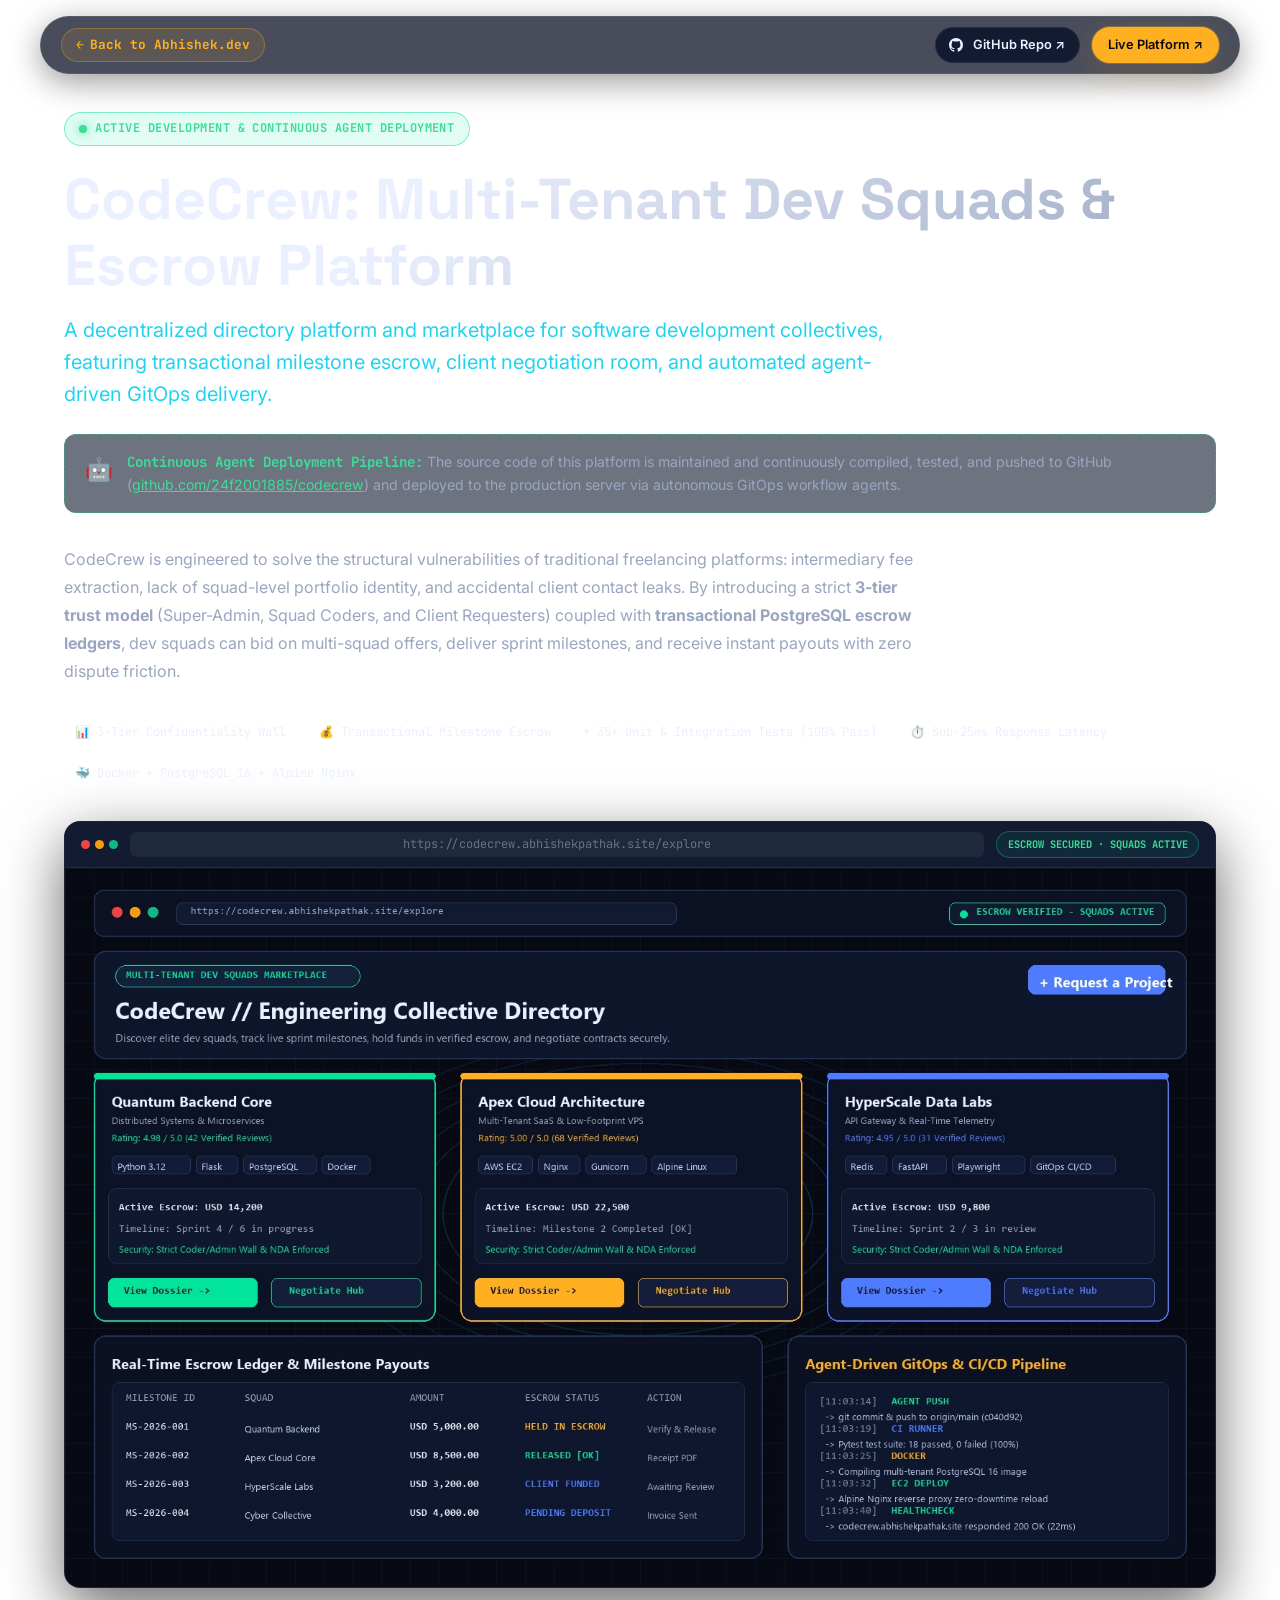
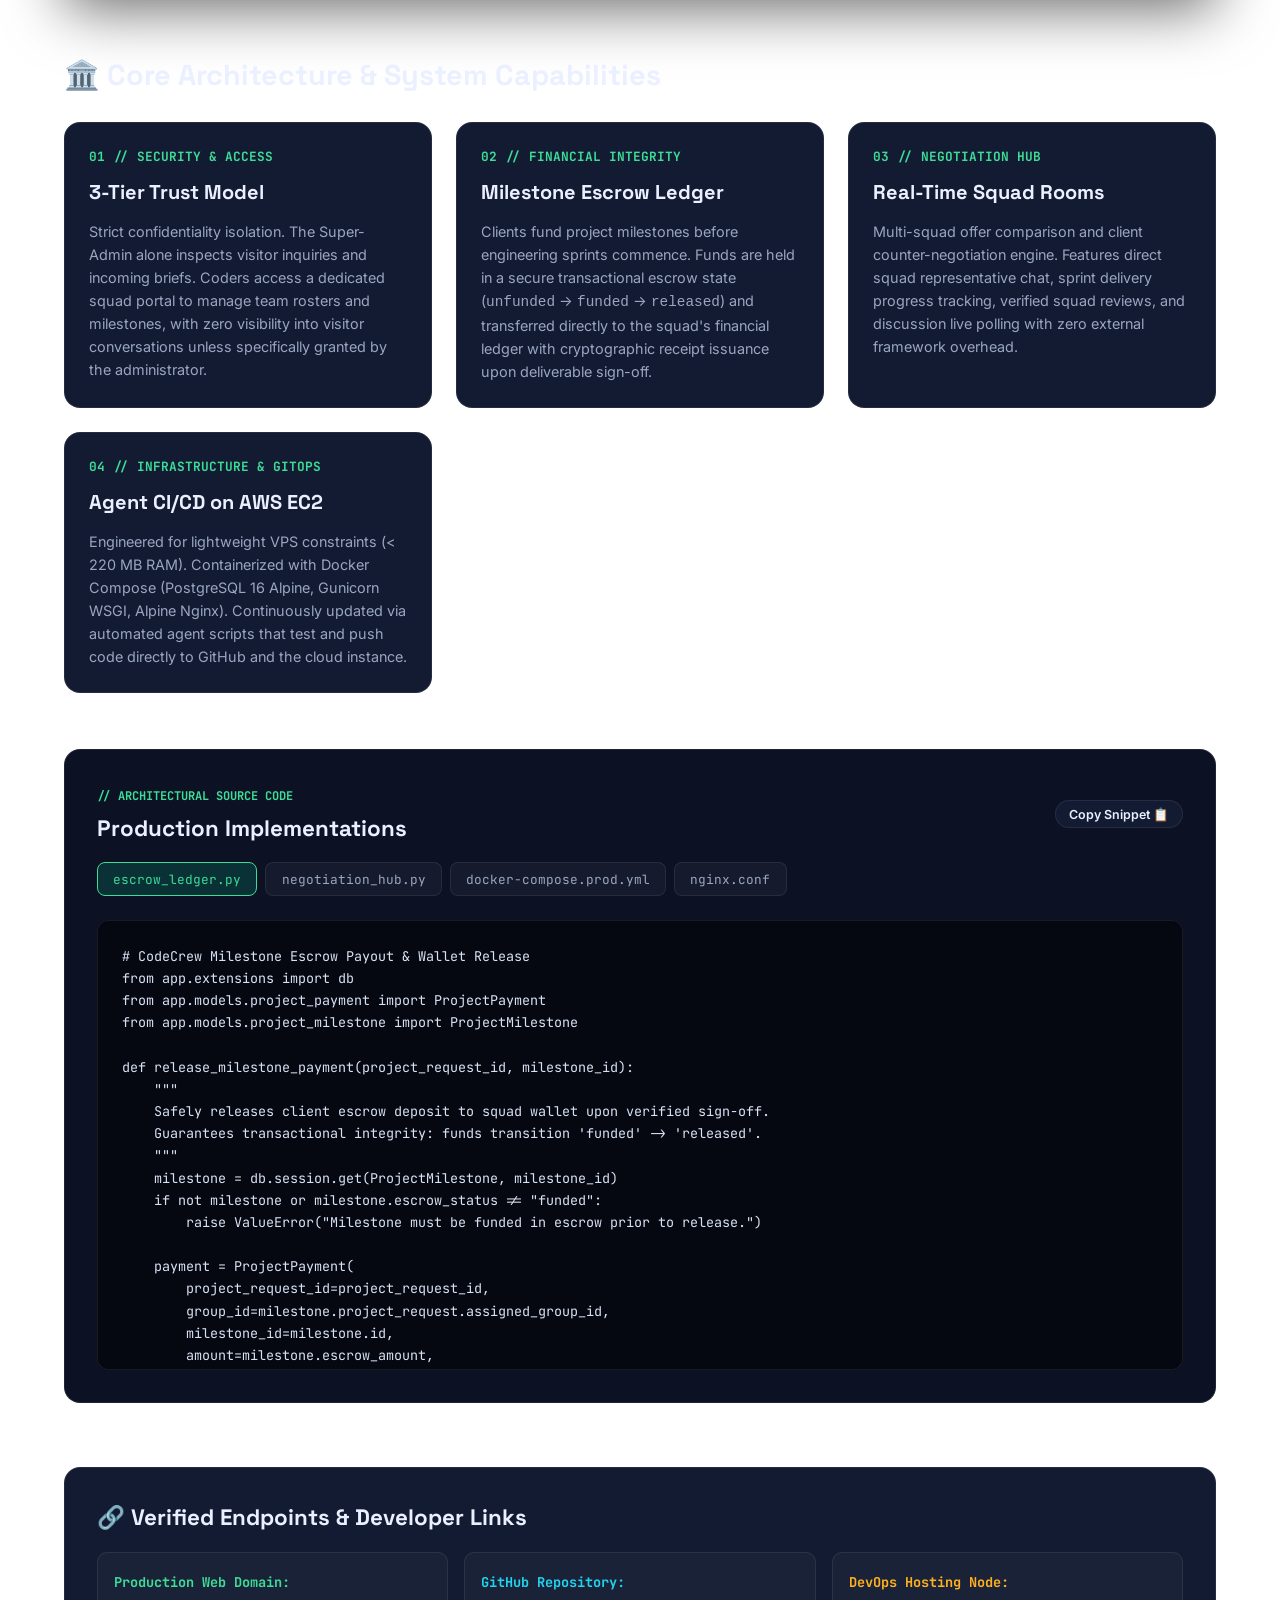
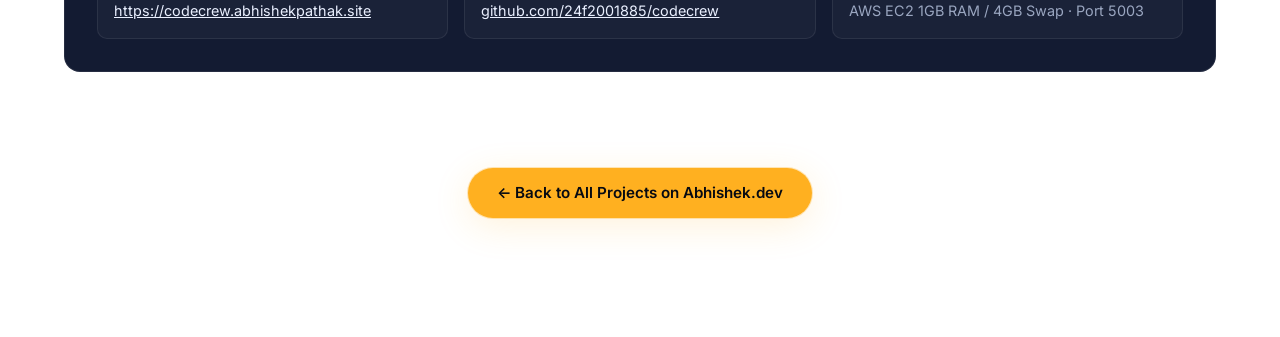
<file: codecrew.html>
<!DOCTYPE html>
<html lang="en" data-theme="cyber">
<head>
  <meta charset="UTF-8" />
  <meta name="viewport" content="width=device-width, initial-scale=1.0" />
  <title>CodeCrew — Multi-Tenant Developer Squads & Escrow Platform | Abhishek Pathak</title>
  <meta name="description" content="CodeCrew is an enterprise-grade multi-tenant marketplace and directory platform for engineering squads featuring milestone escrow payouts, client negotiation hub, and agent-driven GitOps CI/CD." />

  <link rel="icon" type="image/svg+xml" href="data:image/svg+xml,%3Csvg xmlns='http://www.w3.org/2000/svg' viewBox='0 0 100 100'%3E%3Ccircle cx='50' cy='50' r='46' fill='%230C1224' stroke='%2300E599' stroke-width='6'/%3E%3Ctext x='50' y='63' font-family='sans-serif' font-size='38' font-weight='900' fill='%2300E599' text-anchor='middle'%3ECC%3C/text%3E%3Ccircle cx='76' cy='32' r='8' fill='%23FFB020'/%3E%3C/svg%3E" />

  <link rel="stylesheet" href="assets/css/style.css?v=2026.32" />

  <style>
    /* Dedicated Project Showcase Styles */
    .project-page-body {
      background-color: var(--bg-deep);
      color: var(--text-primary);
      min-height: 100vh;
      overflow-x: hidden;
      font-family: var(--font-body);
      line-height: 1.6;
    }

    .project-hero-section {
      padding: 7rem 1.5rem 3.5rem;
      max-width: 1200px;
      margin: 0 auto;
    }

    .project-nav-header {
      position: fixed;
      top: 1rem;
      left: 50%;
      transform: translateX(-50%);
      width: calc(100% - 2rem);
      max-width: 1200px;
      z-index: 100;
      display: flex;
      align-items: center;
      justify-content: space-between;
      padding: 0.65rem 1.25rem;
      border-radius: 9999px;
      background: rgba(12, 18, 36, 0.75);
      backdrop-filter: blur(16px);
      -webkit-backdrop-filter: blur(16px);
      border: 1px solid var(--border-glass);
      box-shadow: 0 8px 32px rgba(0, 0, 0, 0.4);
    }

    .project-nav-left {
      display: flex;
      align-items: center;
      gap: 1rem;
    }

    .back-btn-pill {
      display: inline-flex;
      align-items: center;
      gap: 0.4rem;
      color: var(--accent-primary);
      text-decoration: none;
      font-family: var(--font-mono);
      font-size: 0.8rem;
      font-weight: 700;
      padding: 0.35rem 0.85rem;
      border-radius: 999px;
      background: rgba(255, 176, 32, 0.1);
      border: 1px solid rgba(255, 176, 32, 0.3);
      transition: all 0.2s ease;
    }

    .back-btn-pill:hover {
      background: var(--accent-primary);
      color: #070A12;
      border-color: var(--accent-primary);
      transform: translateY(-1px);
    }

    .project-nav-right {
      display: flex;
      align-items: center;
      gap: 0.75rem;
    }

    .hero-agent-banner {
      display: inline-flex;
      align-items: center;
      gap: 0.5rem;
      font-family: var(--font-mono);
      font-size: 0.75rem;
      font-weight: 700;
      padding: 0.4rem 0.9rem;
      border-radius: 9999px;
      background: rgba(0, 229, 153, 0.12);
      color: var(--accent-green);
      border: 1px solid rgba(0, 229, 153, 0.45);
      letter-spacing: 0.04em;
      margin-bottom: 1.25rem;
    }

    .hero-pulse-dot {
      width: 8px;
      height: 8px;
      border-radius: 50%;
      background: var(--accent-green);
      box-shadow: 0 0 10px var(--accent-green);
      animation: pulseGreen 2s infinite;
    }

    @keyframes pulseGreen {
      0%, 100% { opacity: 1; transform: scale(1); }
      50% { opacity: 0.4; transform: scale(1.3); }
    }

    .project-hero-title {
      font-family: var(--font-display);
      font-size: clamp(2.2rem, 5vw, 3.6rem);
      line-height: 1.15;
      font-weight: 900;
      margin-bottom: 1rem;
      background: linear-gradient(135deg, #EAF0FF 30%, #9AA6C0 100%);
      -webkit-background-clip: text;
      -webkit-text-fill-color: transparent;
    }

    .project-hero-tagline {
      font-size: clamp(1.05rem, 2vw, 1.25rem);
      color: var(--accent-cyan);
      margin-bottom: 1.5rem;
      max-width: 850px;
    }

    .project-hero-desc {
      font-size: 1rem;
      color: var(--text-secondary);
      max-width: 850px;
      margin-bottom: 2rem;
      line-height: 1.75;
    }

    .agent-pipeline-notice {
      background: rgba(14, 22, 44, 0.6);
      border: 1px dashed rgba(0, 229, 153, 0.4);
      border-radius: 12px;
      padding: 1rem 1.25rem;
      margin-bottom: 2rem;
      display: flex;
      align-items: flex-start;
      gap: 0.85rem;
    }

    .agent-pipeline-notice-text {
      font-size: 0.88rem;
      color: var(--text-secondary);
    }

    .agent-pipeline-notice-text strong {
      color: var(--accent-green);
      font-family: var(--font-mono);
    }

    .project-preview-mockup-frame {
      border-radius: 16px;
      border: 1px solid var(--border-glass);
      overflow: hidden;
      background: var(--bg-surface);
      box-shadow: 0 20px 60px rgba(0, 0, 0, 0.6);
      margin-bottom: 4rem;
    }

    .mockup-bar {
      padding: 0.6rem 1rem;
      background: var(--bg-surface-elevated);
      border-bottom: 1px solid var(--border-glass);
      display: flex;
      align-items: center;
      gap: 0.75rem;
    }

    .mockup-preview-img {
      width: 100%;
      height: auto;
      display: block;
      object-fit: cover;
    }

    .spec-grid {
      display: grid;
      grid-template-columns: repeat(auto-fit, minmax(280px, 1fr));
      gap: 1.5rem;
      margin-bottom: 3.5rem;
    }

    .spec-card {
      background: var(--bg-surface-elevated);
      border: 1px solid var(--border-glass);
      border-radius: 16px;
      padding: 1.5rem;
      transition: transform 0.2s, border-color 0.2s;
    }

    .spec-card:hover {
      transform: translateY(-4px);
      border-color: rgba(0, 229, 153, 0.5);
    }

    .spec-card-num {
      font-family: var(--font-mono);
      font-size: 0.8rem;
      font-weight: 700;
      color: var(--accent-green);
      margin-bottom: 0.5rem;
    }

    .spec-card-title {
      font-family: var(--font-display);
      font-size: 1.25rem;
      color: var(--text-primary);
      margin-bottom: 0.75rem;
    }

    .spec-card-desc {
      font-size: 0.9rem;
      color: var(--text-secondary);
      line-height: 1.6;
    }

    .code-inspect-section {
      background: var(--bg-surface);
      border: 1px solid var(--border-glass);
      border-radius: 16px;
      padding: 2rem;
      margin-bottom: 4rem;
    }

    .code-inspect-tabs {
      display: flex;
      gap: 0.5rem;
      margin-bottom: 1.25rem;
      overflow-x: auto;
      padding-bottom: 0.25rem;
    }

    .code-tab-btn {
      font-family: var(--font-mono);
      font-size: 0.8rem;
      padding: 0.45rem 0.95rem;
      border-radius: 8px;
      background: rgba(255, 255, 255, 0.04);
      color: var(--text-secondary);
      border: 1px solid var(--border-glass);
      cursor: pointer;
      transition: all 0.2s;
    }

    .code-tab-btn.active {
      background: rgba(0, 229, 153, 0.15);
      color: var(--accent-green);
      border-color: var(--accent-green);
    }

    .code-display-pre {
      background: #050810;
      border: 1px solid rgba(255, 255, 255, 0.08);
      border-radius: 12px;
      padding: 1.5rem;
      font-family: var(--font-mono);
      font-size: 0.84rem;
      color: #D8E2F5;
      overflow-x: auto;
      max-height: 450px;
      line-height: 1.65;
    }
  </style>
</head>
<body class="project-page-body">

  <!-- Floating Navigation Bar -->
  <header class="project-nav-header">
    <div class="project-nav-left">
      <a href="index.html" class="back-btn-pill">
        <span>←</span>
        <span>Back to Abhishek.dev</span>
      </a>
      <span style="font-family: var(--font-mono); font-size: 0.8rem; color: var(--text-muted); display: none; @media(min-width:640px){display:inline;}">
        // codecrew.abhishekpathak.site
      </span>
    </div>

    <div class="project-nav-right">
      <a href="https://github.com/24f2001885/codecrew" target="_blank" rel="noopener noreferrer" class="btn btn-secondary" style="font-size:0.8rem; padding:0.4rem 0.85rem;">
        <svg width="14" height="14" viewBox="0 0 24 24" fill="currentColor"><path d="M12 0c-6.626 0-12 5.373-12 12 0 5.302 3.438 9.8 8.207 11.387.599.111.793-.261.793-.577v-2.234c-3.338.726-4.033-1.416-4.033-1.416-.546-1.387-1.333-1.756-1.333-1.756-1.089-.745.083-.729.083-.729 1.205.084 1.839 1.237 1.839 1.237 1.07 1.834 2.807 1.304 3.492.997.107-.775.418-1.305.762-1.604-2.665-.305-5.467-1.334-5.467-5.931 0-1.311.469-2.381 1.236-3.221-.124-.303-.535-1.524.117-3.176 0 0 1.008-.322 3.301 1.23.957-.266 1.983-.399 3.003-.404 1.02.005 2.047.138 3.006.404 2.291-1.552 3.297-1.23 3.297-1.23.653 1.653.242 2.874.118 3.176.77.84 1.235 1.911 1.235 3.221 0 4.609-2.807 5.624-5.479 5.921.43.372.823 1.102.823 2.222v3.293c0 .319.192.694.801.576 4.765-1.589 8.199-6.086 8.199-11.386 0-6.627-5.373-12-12-12z"/></svg>
        <span>GitHub Repo ↗</span>
      </a>
      <a href="https://codecrew.abhishekpathak.site" target="_blank" rel="noopener noreferrer" class="btn btn-primary" style="font-size:0.8rem; padding:0.4rem 0.95rem;">
        <span>Live Platform ↗</span>
      </a>
    </div>
  </header>

  <!-- Project Main Content -->
  <main class="project-hero-section">

    <!-- Active Development Agent Status Pill -->
    <div class="hero-agent-banner">
      <span class="hero-pulse-dot"></span>
      <span>ACTIVE DEVELOPMENT &amp; CONTINUOUS AGENT DEPLOYMENT</span>
    </div>

    <h1 class="project-hero-title">
      CodeCrew: Multi-Tenant Dev Squads &amp; Escrow Platform
    </h1>

    <p class="project-hero-tagline">
      A decentralized directory platform and marketplace for software development collectives, featuring transactional milestone escrow, client negotiation room, and automated agent-driven GitOps delivery.
    </p>

    <!-- Agent Pipeline Callout Banner -->
    <div class="agent-pipeline-notice">
      <span style="font-size:1.4rem;">🤖</span>
      <div class="agent-pipeline-notice-text">
        <strong>Continuous Agent Deployment Pipeline:</strong> The source code of this platform is maintained and continuously compiled, tested, and pushed to GitHub (<a href="https://github.com/24f2001885/codecrew" target="_blank" style="color:var(--accent-green); text-decoration:underline;">github.com/24f2001885/codecrew</a>) and deployed to the production server via autonomous GitOps workflow agents.
      </div>
    </div>

    <p class="project-hero-desc">
      CodeCrew is engineered to solve the structural vulnerabilities of traditional freelancing platforms: intermediary fee extraction, lack of squad-level portfolio identity, and accidental client contact leaks. By introducing a strict <strong>3-tier trust model</strong> (Super-Admin, Squad Coders, and Client Requesters) coupled with <strong>transactional PostgreSQL escrow ledgers</strong>, dev squads can bid on multi-squad offers, deliver sprint milestones, and receive instant payouts with zero dispute friction.
    </p>

    <!-- Project Metrics Row -->
    <div style="display:flex; flex-wrap:wrap; gap:0.6rem; margin-bottom:2rem;">
      <span class="metric-pill">📊 3-Tier Confidentiality Wall</span>
      <span class="metric-pill">💰 Transactional Milestone Escrow</span>
      <span class="metric-pill">⚡ 35+ Unit &amp; Integration Tests (100% Pass)</span>
      <span class="metric-pill">⏱️ Sub-25ms Response Latency</span>
      <span class="metric-pill">🐳 Docker + PostgreSQL 16 + Alpine Nginx</span>
    </div>

    <!-- Interactive Mockup Image Frame -->
    <div class="project-preview-mockup-frame">
      <div class="mockup-bar">
        <div class="mockup-dots">
          <span class="mockup-dot r"></span>
          <span class="mockup-dot y"></span>
          <span class="mockup-dot g"></span>
        </div>
        <div class="mockup-url-bar" style="font-family:var(--font-mono); font-size:0.75rem; color:var(--text-muted);">
          https://codecrew.abhishekpathak.site/explore
        </div>
        <span class="badge" style="margin-left:auto; font-size:0.65rem; color:var(--accent-green); border-color:rgba(0,229,153,0.3); background:rgba(0,229,153,0.08); font-weight:700;">
          ESCROW SECURED · SQUADS ACTIVE
        </span>
      </div>
      <img src="assets/img/codecrew-preview.jpg" alt="CodeCrew Developer Squads Marketplace &amp; Escrow Platform Interface" class="mockup-preview-img" loading="eager" />
    </div>

    <!-- Core Architectural Pillars -->
    <h2 style="font-family:var(--font-display); font-size:1.8rem; margin-bottom:1.5rem; color:var(--text-primary);">
      🏛️ Core Architecture &amp; System Capabilities
    </h2>

    <div class="spec-grid">
      <div class="spec-card">
        <div class="spec-card-num">01 // SECURITY &amp; ACCESS</div>
        <h3 class="spec-card-title">3-Tier Trust Model</h3>
        <p class="spec-card-desc">
          Strict confidentiality isolation. The Super-Admin alone inspects visitor inquiries and incoming briefs. Coders access a dedicated squad portal to manage team rosters and milestones, with zero visibility into visitor conversations unless specifically granted by the administrator.
        </p>
      </div>

      <div class="spec-card">
        <div class="spec-card-num">02 // FINANCIAL INTEGRITY</div>
        <h3 class="spec-card-title">Milestone Escrow Ledger</h3>
        <p class="spec-card-desc">
          Clients fund project milestones before engineering sprints commence. Funds are held in a secure transactional escrow state (<code>unfunded</code> → <code>funded</code> → <code>released</code>) and transferred directly to the squad's financial ledger with cryptographic receipt issuance upon deliverable sign-off.
        </p>
      </div>

      <div class="spec-card">
        <div class="spec-card-num">03 // NEGOTIATION HUB</div>
        <h3 class="spec-card-title">Real-Time Squad Rooms</h3>
        <p class="spec-card-desc">
          Multi-squad offer comparison and client counter-negotiation engine. Features direct squad representative chat, sprint delivery progress tracking, verified squad reviews, and discussion live polling with zero external framework overhead.
        </p>
      </div>

      <div class="spec-card">
        <div class="spec-card-num">04 // INFRASTRUCTURE &amp; GITOPS</div>
        <h3 class="spec-card-title">Agent CI/CD on AWS EC2</h3>
        <p class="spec-card-desc">
          Engineered for lightweight VPS constraints (< 220 MB RAM). Containerized with Docker Compose (PostgreSQL 16 Alpine, Gunicorn WSGI, Alpine Nginx). Continuously updated via automated agent scripts that test and push code directly to GitHub and the cloud instance.
        </p>
      </div>
    </div>

    <!-- Architecture Source Code Viewer -->
    <div class="code-inspect-section">
      <div style="display:flex; justify-content:space-between; align-items:center; margin-bottom:1rem; flex-wrap:wrap; gap:0.5rem;">
        <div>
          <span style="font-family:var(--font-mono); font-size:0.75rem; color:var(--accent-green); font-weight:700;">// ARCHITECTURAL SOURCE CODE</span>
          <h3 style="font-family:var(--font-display); font-size:1.4rem; color:var(--text-primary); margin-top:0.2rem;">Production Implementations</h3>
        </div>
        <button type="button" class="btn btn-secondary" id="copy-code-btn" style="font-size:0.78rem; padding:0.35rem 0.8rem;">
          Copy Snippet 📋
        </button>
      </div>

      <!-- Tab Buttons -->
      <div class="code-inspect-tabs" id="code-tabs">
        <button type="button" class="code-tab-btn active" data-file="escrow_ledger.py">escrow_ledger.py</button>
        <button type="button" class="code-tab-btn" data-file="negotiation_hub.py">negotiation_hub.py</button>
        <button type="button" class="code-tab-btn" data-file="docker-compose.prod.yml">docker-compose.prod.yml</button>
        <button type="button" class="code-tab-btn" data-file="nginx.conf">nginx.conf</button>
      </div>

      <!-- Code Block -->
      <pre class="code-display-pre" id="code-pre-box"></pre>
    </div>

    <!-- Live Endpoints & Repositories Section -->
    <div style="background:var(--bg-surface-elevated); border:1px solid var(--border-glass); border-radius:16px; padding:2rem; margin-bottom:4rem;">
      <h3 style="font-family:var(--font-display); font-size:1.4rem; color:var(--text-primary); margin-bottom:1rem;">
        🔗 Verified Endpoints &amp; Developer Links
      </h3>
      <div style="display:grid; grid-template-columns:repeat(auto-fit, minmax(260px, 1fr)); gap:1rem;">
        <div style="background:rgba(255,255,255,0.03); padding:1rem; border-radius:10px; border:1px solid var(--border-glass);">
          <strong style="color:var(--accent-green); font-family:var(--font-mono); font-size:0.85rem;">Production Web Domain:</strong>
          <p style="font-size:0.9rem; margin-top:0.3rem;"><a href="https://codecrew.abhishekpathak.site" target="_blank" style="color:var(--text-primary); text-decoration:underline;">https://codecrew.abhishekpathak.site</a></p>
        </div>
        <div style="background:rgba(255,255,255,0.03); padding:1rem; border-radius:10px; border:1px solid var(--border-glass);">
          <strong style="color:var(--accent-cyan); font-family:var(--font-mono); font-size:0.85rem;">GitHub Repository:</strong>
          <p style="font-size:0.9rem; margin-top:0.3rem;"><a href="https://github.com/24f2001885/codecrew" target="_blank" style="color:var(--text-primary); text-decoration:underline;">github.com/24f2001885/codecrew</a></p>
        </div>
        <div style="background:rgba(255,255,255,0.03); padding:1rem; border-radius:10px; border:1px solid var(--border-glass);">
          <strong style="color:var(--accent-primary); font-family:var(--font-mono); font-size:0.85rem;">DevOps Hosting Node:</strong>
          <p style="font-size:0.9rem; margin-top:0.3rem; color:var(--text-secondary);">AWS EC2 1GB RAM / 4GB Swap · Port 5003</p>
        </div>
      </div>
    </div>

    <!-- Back to Portfolio CTA -->
    <div style="text-align:center; padding:2rem 0 4rem;">
      <a href="index.html#projects" class="btn btn-primary" style="padding:0.75rem 1.75rem; font-size:0.95rem;">
        <span>← Back to All Projects on Abhishek.dev</span>
      </a>
    </div>

  </main>

  <!-- Interactive Snippets Script -->
  <script>
    const snippets = {
      "escrow_ledger.py": `# CodeCrew Milestone Escrow Payout & Wallet Release
from app.extensions import db
from app.models.project_payment import ProjectPayment
from app.models.project_milestone import ProjectMilestone

def release_milestone_payment(project_request_id, milestone_id):
    """
    Safely releases client escrow deposit to squad wallet upon verified sign-off.
    Guarantees transactional integrity: funds transition 'funded' -> 'released'.
    """
    milestone = db.session.get(ProjectMilestone, milestone_id)
    if not milestone or milestone.escrow_status != "funded":
        raise ValueError("Milestone must be funded in escrow prior to release.")

    payment = ProjectPayment(
        project_request_id=project_request_id,
        group_id=milestone.project_request.assigned_group_id,
        milestone_id=milestone.id,
        amount=milestone.escrow_amount,
        status="released",
        transaction_reference=f"ESC-REL-{milestone.id[:8].upper()}"
    )
    
    milestone.escrow_status = "released"
    milestone.status = "completed"
    db.session.add(payment)
    db.session.commit()

    return {
        "status": "success",
        "reference": payment.transaction_reference,
        "released_amount": payment.amount
    }`,
      "negotiation_hub.py": `# CodeCrew Multi-Squad Negotiation & Direct Chat Routing
from flask import Blueprint, jsonify, request
from app.models.project_request import ProjectRequest
from app.models.squad_offer import SquadOffer

bp = Blueprint("negotiation", __name__, url_prefix="/request/<req_id>/hub")

@bp.route("/offers/<offer_id>/accept", methods=["POST"])
def accept_squad_offer(req_id, offer_id):
    """
    Binds project request to winning squad offer and locks scope into escrow.
    Enforces strict confidentiality: competing squad bids are archived instantly.
    """
    req = ProjectRequest.query.get_or_404(req_id)
    offer = SquadOffer.query.get_or_404(offer_id)

    req.assigned_group_id = offer.group_id
    req.contracted_budget = offer.proposed_budget
    req.status = "assigned"

    # Automatically archive unselected competing offers
    SquadOffer.query.filter(
        SquadOffer.project_request_id == req_id,
        SquadOffer.id != offer_id
    ).update({"status": "declined"})

    db.session.commit()
    return jsonify({"status": "contract_bound", "squad_id": offer.group_id})`,
      "docker-compose.prod.yml": `# Production Container Orchestration (AWS EC2 1GB VPS)
version: '3.8'

services:
  db:
    image: postgres:16-alpine
    restart: unless-stopped
    environment:
      POSTGRES_DB: \${POSTGRES_DB:-codecrews}
      POSTGRES_USER: \${POSTGRES_USER:-codecrews}
      POSTGRES_PASSWORD: \${POSTGRES_PASSWORD}
    volumes:
      - postgres_data:/var/lib/postgresql/data
    deploy:
      resources:
        limits:
          memory: 128M

  web:
    build: .
    restart: unless-stopped
    environment:
      - DATABASE_URL=postgresql://codecrews:\${POSTGRES_PASSWORD}@db:5432/codecrews
      - FLASK_ENV=production
    deploy:
      resources:
        limits:
          memory: 180M
    ports:
      - "5003:5000"
    depends_on:
      - db

volumes:
  postgres_data:`,
      "nginx.conf": `# Production Alpine Nginx Reverse Proxy & SSL Termination
server {
    listen 443 ssl http2;
    server_name codecrew.abhishekpathak.site;

    ssl_certificate /etc/letsencrypt/live/abhishekpathak.site/fullchain.pem;
    ssl_certificate_key /etc/letsencrypt/live/abhishekpathak.site/privkey.pem;

    client_max_body_size 16M;

    location / {
        proxy_pass http://127.0.0.1:5003;
        proxy_set_header Host $host;
        proxy_set_header X-Real-IP $remote_addr;
        proxy_set_header X-Forwarded-For $proxy_add_x_forwarded_for;
        proxy_set_header X-Forwarded-Proto $scheme;
        proxy_read_timeout 60s;
    }
}`
    };

    const tabs = document.querySelectorAll(".code-tab-btn");
    const preBox = document.getElementById("code-pre-box");
    const copyBtn = document.getElementById("copy-code-btn");

    function renderCode(filename) {
      if (snippets[filename]) {
        preBox.textContent = snippets[filename];
      }
    }

    tabs.forEach(tab => {
      tab.addEventListener("click", () => {
        tabs.forEach(t => t.classList.remove("active"));
        tab.classList.add("active");
        renderCode(tab.getAttribute("data-file"));
      });
    });

    renderCode("escrow_ledger.py");

    copyBtn.addEventListener("click", () => {
      navigator.clipboard.writeText(preBox.textContent).then(() => {
        const orig = copyBtn.textContent;
        copyBtn.textContent = "Copied! ✔";
        setTimeout(() => copyBtn.textContent = orig, 1800);
      });
    });
  </script>
</body>
</html>
</file>
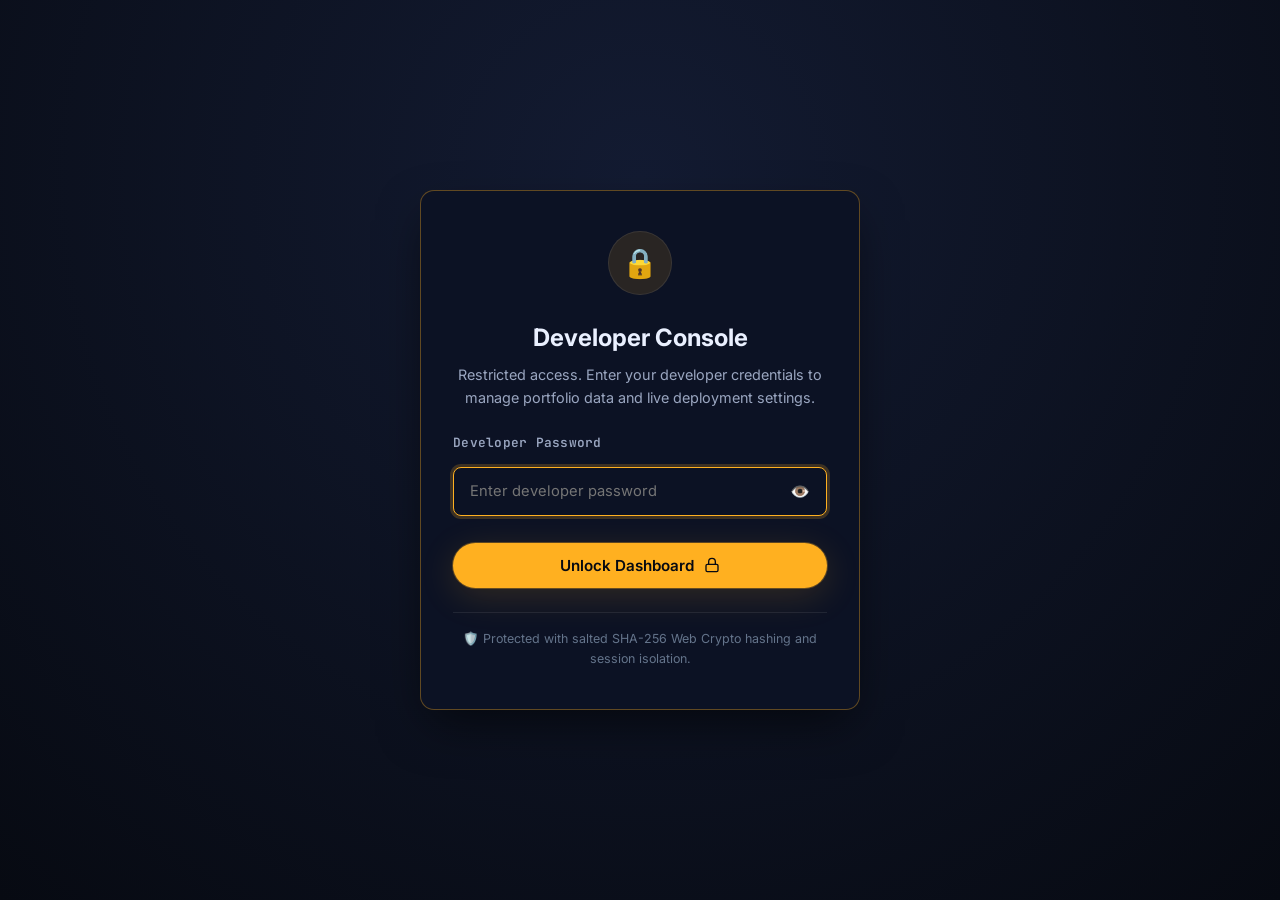
<file: dashboard.html>
<!DOCTYPE html>
<html lang="en" data-theme="cyber">
<head>
  <meta charset="UTF-8" />
  <meta name="viewport" content="width=device-width, initial-scale=1.0" />
  <title>Developer Dashboard | Protected Console</title>
  <link rel="stylesheet" href="assets/css/style.css?v=2026.7" />
  <style>
    /* =========================================================================
       Dashboard Theme Compatibility & Variable Mappings
       ========================================================================= */
    :root {
      --border-subtle: var(--border-glass, rgba(255, 255, 255, 0.08));
      --border-strong: var(--border-active, rgba(255, 176, 32, 0.35));
      --accent-soft: rgba(255, 176, 32, 0.12);
      --card-shadow: 0 16px 36px -10px rgba(0, 0, 0, 0.45);
      --radius-sm: 6px;
      --radius-md: 8px;
      --radius-lg: 14px;
      --transition-fast: 0.2s cubic-bezier(0.16, 1, 0.3, 1);
    }

    body {
      background-color: var(--bg-ink, #070A12);
      color: var(--text-primary, #EAF0FF);
      font-family: var(--font-body, -apple-system, BlinkMacSystemFont, 'Inter', sans-serif);
      margin: 0;
      padding: 0;
      min-height: 100vh;
    }

    /* Fixed Top Navigation Header */
    .site-header {
      position: fixed;
      top: 0;
      left: 0;
      right: 0;
      height: 64px;
      background: var(--bg-surface, #0C1224);
      border-bottom: 1px solid var(--border-subtle);
      backdrop-filter: blur(16px);
      -webkit-backdrop-filter: blur(16px);
      z-index: 1000;
      display: flex;
      align-items: center;
      padding: 0 1.5rem;
    }

    .header-container {
      display: flex;
      align-items: center;
      justify-content: space-between;
      width: 100%;
      max-width: 1500px;
      margin: 0 auto;
    }

    .brand-logo {
      display: flex;
      align-items: center;
      gap: 0.6rem;
      font-family: var(--font-display, 'Space Grotesk', sans-serif);
      font-size: 1.15rem;
      font-weight: 700;
      color: var(--text-primary);
      text-decoration: none;
    }

    .brand-badge {
      font-family: var(--font-mono, monospace);
      font-size: 0.75rem;
      color: var(--accent-primary);
      background: rgba(255, 176, 32, 0.1);
      border: 1px solid rgba(255, 176, 32, 0.25);
      padding: 0.15rem 0.5rem;
      border-radius: 6px;
      margin-left: 0.3rem;
    }

    .status-dot {
      width: 8px;
      height: 8px;
      background-color: var(--accent-green, #3DDC97);
      border-radius: 50%;
      box-shadow: 0 0 10px var(--accent-green, #3DDC97);
    }

    .header-actions {
      display: flex;
      align-items: center;
      gap: 0.75rem;
      flex-wrap: wrap;
    }

    .theme-switcher-pill {
      display: inline-flex;
      align-items: center;
      background: var(--bg-surface-elevated, #131B32);
      border: 1px solid var(--border-subtle);
      border-radius: 9999px;
      padding: 3px;
      gap: 2px;
    }

    .theme-btn {
      background: transparent;
      border: none;
      color: var(--text-muted, #64748B);
      font-family: var(--font-mono, monospace);
      font-size: 0.75rem;
      padding: 0.35rem 0.75rem;
      border-radius: 9999px;
      cursor: pointer;
      transition: all 0.2s;
    }

    .theme-btn:hover {
      color: var(--text-primary);
    }

    .theme-btn.active {
      background: var(--bg-surface, #0C1224);
      color: var(--accent-primary);
      font-weight: 600;
      box-shadow: 0 2px 8px rgba(0, 0, 0, 0.3);
    }

    .btn-sm {
      padding: 0.42rem 0.9rem !important;
      font-size: 0.82rem !important;
      border-radius: 6px !important;
    }

    /* Full-screen Authentication Gate */
    .auth-gate-wrapper {
      min-height: 100vh;
      display: flex;
      align-items: center;
      justify-content: center;
      padding: 1.5rem;
      background: radial-gradient(circle at 50% 20%, var(--bg-surface-elevated, #131B32), var(--bg-ink, #070A12));
    }

    .auth-gate-card {
      width: min(100%, 440px);
      background: var(--bg-surface, #0C1224);
      border: 1px solid var(--border-strong);
      border-radius: var(--radius-lg);
      padding: 2.5rem 2rem;
      box-shadow: 0 20px 50px -10px rgba(0, 0, 0, 0.6);
      display: flex;
      flex-direction: column;
      gap: 1.5rem;
      text-align: center;
    }

    .auth-icon-circle {
      width: 4rem;
      height: 4rem;
      margin: 0 auto;
      border-radius: 50%;
      background: var(--accent-soft);
      color: var(--accent-primary);
      display: flex;
      align-items: center;
      justify-content: center;
      font-size: 1.8rem;
      border: 1px solid var(--border-subtle);
    }

    .auth-error-box {
      display: none;
      background: rgba(239, 68, 68, 0.12);
      border: 1px solid rgba(239, 68, 68, 0.35);
      color: #ef4444;
      padding: 0.75rem 1rem;
      border-radius: var(--radius-md);
      font-size: 0.88rem;
      font-weight: 600;
      text-align: left;
    }

    .password-input-wrap {
      position: relative;
      display: flex;
      align-items: center;
      width: 100%;
    }

    .password-input-wrap input {
      width: 100%;
      padding-right: 3rem;
    }

    .toggle-pwd-btn {
      position: absolute;
      right: 0.75rem;
      background: transparent;
      border: none;
      color: var(--text-muted);
      cursor: pointer;
      font-size: 1rem;
      padding: 0.3rem;
    }

    .toggle-pwd-btn:hover {
      color: var(--text-primary);
    }

    /* Dashboard Layout */
    .dashboard-layout {
      display: grid;
      grid-template-columns: 260px 1fr;
      min-height: calc(100vh - 64px);
      margin-top: 64px;
    }

    .dash-sidebar {
      background: var(--bg-surface, #0C1224);
      border-right: 1px solid var(--border-subtle);
      padding: 1.5rem 0.85rem;
      display: flex;
      flex-direction: column;
      gap: 0.4rem;
      position: sticky;
      top: 64px;
      height: calc(100vh - 64px);
      box-sizing: border-box;
      overflow-y: auto;
    }

    .dash-nav-btn {
      display: flex;
      align-items: center;
      gap: 0.75rem;
      padding: 0.75rem 1rem;
      border-radius: var(--radius-md);
      font-family: var(--font-body);
      font-size: 0.9rem;
      font-weight: 500;
      color: var(--text-secondary, #9AA6C0);
      background: transparent;
      border: 1px solid transparent;
      text-align: left;
      cursor: pointer;
      transition: all var(--transition-fast);
      width: 100%;
      box-sizing: border-box;
    }

    .dash-nav-btn:hover {
      background: var(--bg-surface-elevated, #131B32);
      color: var(--text-primary);
    }

    .dash-nav-btn.active {
      background: rgba(255, 176, 32, 0.1);
      color: var(--accent-primary);
      border-color: rgba(255, 176, 32, 0.28);
      font-weight: 600;
    }

    .dash-content {
      padding: 2.5rem 3rem;
      overflow-y: auto;
      max-width: 1250px;
      width: 100%;
      box-sizing: border-box;
      margin: 0 auto;
    }

    .dash-card {
      background: var(--bg-surface, #0C1224);
      border: 1px solid var(--border-subtle);
      border-radius: var(--radius-lg);
      padding: 2rem 2.25rem;
      margin-bottom: 2rem;
      display: flex;
      flex-direction: column;
      gap: 1.5rem;
      box-shadow: var(--card-shadow);
      box-sizing: border-box;
    }

    .dash-card-title {
      font-family: var(--font-display, 'Space Grotesk', sans-serif);
      font-size: 1.35rem;
      font-weight: 700;
      color: var(--text-primary);
      display: flex;
      align-items: center;
      gap: 0.5rem;
      border-bottom: 1px solid var(--border-subtle);
      padding-bottom: 0.85rem;
      margin: 0;
    }

    /* Complete Form Controls & Inputs */
    .form-group {
      display: flex;
      flex-direction: column;
      gap: 0.45rem;
      width: 100%;
      box-sizing: border-box;
      margin-bottom: 0.5rem;
    }

    .form-label {
      font-family: var(--font-mono, monospace);
      font-size: 0.8rem;
      font-weight: 600;
      color: var(--text-secondary);
      letter-spacing: 0.02em;
    }

    .form-control {
      width: 100% !important;
      box-sizing: border-box !important;
      background: var(--bg-surface-elevated, #131B32) !important;
      border: 1px solid var(--border-subtle) !important;
      border-radius: var(--radius-md) !important;
      padding: 0.75rem 1rem !important;
      color: var(--text-primary) !important;
      font-family: var(--font-body) !important;
      font-size: 0.92rem !important;
      line-height: 1.5 !important;
      outline: none !important;
      transition: all 0.2s !important;
    }

    .form-control:focus {
      border-color: var(--accent-primary) !important;
      box-shadow: 0 0 0 3px rgba(255, 176, 32, 0.2) !important;
      background: var(--bg-surface, #0C1224) !important;
    }

    textarea.form-control {
      resize: vertical;
      min-height: 85px;
    }

    .form-control[readonly] {
      background: rgba(0, 0, 0, 0.3) !important;
      color: var(--text-secondary) !important;
      border-color: rgba(255, 255, 255, 0.05) !important;
      cursor: default;
    }

    .form-row-2 {
      display: grid;
      grid-template-columns: 1fr 1fr;
      gap: 1.25rem;
      width: 100%;
      box-sizing: border-box;
    }

    /* Badges & Pills */
    .badge {
      display: inline-flex;
      align-items: center;
      padding: 0.25rem 0.65rem;
      border-radius: 9999px;
      font-family: var(--font-mono, monospace);
      font-size: 0.75rem;
      font-weight: 600;
      background: var(--bg-surface-elevated);
      color: var(--text-secondary);
      border: 1px solid var(--border-subtle);
    }

    /* Toast Notification */
    .toast-msg {
      position: fixed;
      bottom: 2rem;
      right: 2rem;
      background: var(--bg-surface-elevated);
      color: var(--accent-primary);
      border: 1px solid var(--accent-primary);
      padding: 1rem 1.5rem;
      border-radius: var(--radius-md);
      box-shadow: 0 10px 30px rgba(0,0,0,0.5);
      display: none;
      z-index: 9999;
      font-weight: 600;
      font-family: var(--font-mono);
      font-size: 0.85rem;
    }

    @media (max-width: 900px) {
      .dashboard-layout { grid-template-columns: 1fr; }
      .dash-sidebar { position: static; height: auto; border-right: none; border-bottom: 1px solid var(--border-subtle); }
      .form-row-2 { grid-template-columns: 1fr; }
      .dash-content { padding: 1.5rem; }
      .site-header { padding: 0 1rem; }
    }
  </style>
</head>
<body>

  <!-- ========================================================================
       1. AUTHENTICATION LOCK SCREEN (Visible by default until unlocked)
       ======================================================================== -->
  <div id="dash-auth-screen" class="auth-gate-wrapper">
    <div class="auth-gate-card">
      <div class="auth-icon-circle">🔒</div>
      <div>
        <h1 style="font-size: 1.5rem; font-weight: 700; margin-bottom: 0.35rem;">Developer Console</h1>
        <p style="font-size: 0.9rem; color: var(--text-secondary);">
          Restricted access. Enter your developer credentials to manage portfolio data and live deployment settings.
        </p>
      </div>

      <div id="auth-error-msg" class="auth-error-box" role="alert"></div>

      <form id="dash-login-form" style="display:flex; flex-direction:column; gap:1.2rem; text-align:left;">
        <div class="form-group">
          <label class="form-label" for="auth-password-input">Developer Password</label>
          <div class="password-input-wrap">
            <input type="password" id="auth-password-input" class="form-control" placeholder="Enter developer password" required autofocus autocomplete="current-password" />
            <button type="button" class="toggle-pwd-btn" id="btn-toggle-pwd" aria-label="Toggle password visibility">👁️</button>
          </div>
        </div>

        <button type="submit" class="btn btn-primary" id="btn-unlock-dash" style="width:100%; justify-content:center;">
          Unlock Dashboard
          <svg width="16" height="16" viewBox="0 0 24 24" fill="none" stroke="currentColor" stroke-width="2" stroke-linecap="round" stroke-linejoin="round"><rect x="3" y="11" width="18" height="11" rx="2" ry="2"></rect><path d="M7 11V7a5 5 0 0 1 10 0v4"></path></svg>
        </button>
      </form>

      <div style="font-size: 0.78rem; color: var(--text-muted); border-top: 1px solid var(--border-subtle); padding-top: 1rem;">
        🛡️ Protected with salted SHA-256 Web Crypto hashing and session isolation.
      </div>
    </div>
  </div>

  <!-- ========================================================================
       2. DASHBOARD MAIN CONTENT (Hidden until authenticated)
       ======================================================================== -->
  <div id="dashboard-main-content" style="display:none;">
    
    <!-- Top Navigation Header -->
    <header class="site-header">
      <div class="container header-container">
        <a href="index.html" class="brand-logo">
          <span class="status-dot"></span>
          <span>Abhishek<span class="brand-badge">.manager</span></span>
        </a>

        <div class="header-actions">
          <!-- 4-Theme Switcher -->
          <div class="theme-switcher-pill" role="group" aria-label="Theme Selector">
            <button type="button" class="theme-btn active" data-set-theme="cyber">⚡ Cyber</button>
            <button type="button" class="theme-btn" data-set-theme="matrix">📟 Matrix</button>
            <button type="button" class="theme-btn" data-set-theme="aurora">🌌 Aurora</button>
            <button type="button" class="theme-btn" data-set-theme="paper">☀️ Paper</button>
          </div>

          <button type="button" class="btn btn-secondary btn-sm" id="btn-copy-json">
            📋 Copy JSON
          </button>

          <button type="button" class="btn btn-primary btn-sm" id="btn-save-json">
            💾 Download portfolio.json
          </button>

          <a href="index.html" class="btn btn-secondary btn-sm" target="_blank" rel="noopener noreferrer">
            👁️ View Live
          </a>

          <button type="button" class="btn btn-secondary btn-sm" id="btn-logout" title="Lock Dashboard and End Session" style="color:#ef4444; border-color:rgba(239,68,68,0.3);">
            🔒 Lock
          </button>
        </div>
      </div>
    </header>

    <div class="dashboard-layout">
      <!-- Sidebar Navigation -->
      <aside class="dash-sidebar">
        <div style="font-size:0.75rem; text-transform:uppercase; letter-spacing:0.05em; color:var(--text-muted); padding:0.5rem 1rem; font-weight:700;">
          Content Modules
        </div>
        <button type="button" class="dash-nav-btn active" data-tab="tab-profile">👤 Profile &amp; Bio</button>
        <button type="button" class="dash-nav-btn" data-tab="tab-projects">🚀 Projects Manager</button>
        <button type="button" class="dash-nav-btn" data-tab="tab-skills">⚙️ Skills &amp; Tech</button>
        <button type="button" class="dash-nav-btn" data-tab="tab-education">🎓 Education</button>
        <button type="button" class="dash-nav-btn" data-tab="tab-achievements">🏆 Honors &amp; Awards</button>
        <button type="button" class="dash-nav-btn" data-tab="tab-messages" id="nav-btn-messages">
          📬 Inbound Inquiries
          <span id="dash-unread-badge" class="badge" style="margin-left:auto; font-size:0.75rem; padding:0.15rem 0.55rem; background:#ef4444; color:#fff; display:none;">0</span>
        </button>
        <button type="button" class="dash-nav-btn" data-tab="tab-security">🔑 Security &amp; Keys</button>
        <button type="button" class="dash-nav-btn" data-tab="tab-json">📄 Raw JSON View</button>
      </aside>

      <!-- Main Content Panels -->
      <main class="dash-content">
        
        <!-- TAB 1: PROFILE & BIO -->
        <section id="tab-profile" class="dash-tab-panel">
          <div class="dash-card">
            <h2 class="dash-card-title">Personal Profile &amp; Academic Identity</h2>
            
            <div class="form-row-2">
              <div class="form-group">
                <label class="form-label" for="dash-name">Full Name</label>
                <input type="text" id="dash-name" class="form-control" />
              </div>
              <div class="form-group">
                <label class="form-label" for="dash-location">Location</label>
                <input type="text" id="dash-location" class="form-control" />
              </div>
            </div>

            <div class="form-row-2">
              <div class="form-group">
                <label class="form-label" for="dash-email">Email Address</label>
                <input type="email" id="dash-email" class="form-control" />
              </div>
              <div class="form-group">
                <label class="form-label" for="dash-phone">Phone Number</label>
                <input type="text" id="dash-phone" class="form-control" />
              </div>
            </div>

            <div class="form-row-2">
              <div class="form-group">
                <label class="form-label" for="dash-github">GitHub Profile URL</label>
                <input type="url" id="dash-github" class="form-control" />
              </div>
              <div class="form-group">
                <label class="form-label" for="dash-linkedin">LinkedIn Profile URL</label>
                <input type="url" id="dash-linkedin" class="form-control" />
              </div>
            </div>

            <div class="form-group">
              <label class="form-label" for="dash-instagram">Instagram Profile URL</label>
              <input type="url" id="dash-instagram" class="form-control" placeholder="https://www.instagram.com/liveuser4312/" />
            </div>

            <div class="form-group">
              <label class="form-label" for="dash-tagline">Hero Headline Tagline</label>
              <input type="text" id="dash-tagline" class="form-control" />
            </div>

            <div class="form-group">
              <label class="form-label" for="dash-titles">Typewriter Titles (Comma-separated)</label>
              <input type="text" id="dash-titles" class="form-control" />
            </div>

            <div class="form-group">
              <label class="form-label" for="dash-bio">Detailed Bio (Paragraphs separated by new lines)</label>
              <textarea id="dash-bio" class="form-control" rows="4"></textarea>
            </div>
          </div>
        </section>

        <!-- TAB 2: PROJECTS MANAGER -->
        <section id="tab-projects" class="dash-tab-panel" style="display:none;">
          <div class="dash-card">
            <div style="display:flex; justify-content:space-between; align-items:center;">
              <h2 class="dash-card-title" style="border:none; padding:0; margin:0;">Cloud Deployments &amp; Projects</h2>
            </div>
            <p style="font-size:0.9rem; color:var(--text-secondary);">
              Manage your showcase deployments (TMA, LMS, Cloud Infrastructure, CodeCrew). You can update endpoints, GitHub repos, and architecture highlights here.
            </p>

            <div id="dash-projects-list" style="display:flex; flex-direction:column; gap:1.5rem;">
              <!-- Rendered by dashboard.js -->
            </div>
          </div>
        </section>

        <!-- TAB 3: SKILLS -->
        <section id="tab-skills" class="dash-tab-panel" style="display:none;">
          <div class="dash-card">
            <h2 class="dash-card-title">Technical Competencies Matrix</h2>
            
            <div class="form-group">
              <label class="form-label" for="dash-skills-lang">Languages &amp; Frameworks (Comma-separated)</label>
              <textarea id="dash-skills-lang" class="form-control" rows="3"></textarea>
            </div>

            <div class="form-group">
              <label class="form-label" for="dash-skills-backend">Backend, Cloud &amp; DevOps (Comma-separated)</label>
              <textarea id="dash-skills-backend" class="form-control" rows="3"></textarea>
            </div>

            <div class="form-group">
              <label class="form-label" for="dash-skills-tools">Tools, Databases &amp; Analysis (Comma-separated)</label>
              <textarea id="dash-skills-tools" class="form-control" rows="3"></textarea>
            </div>
          </div>
        </section>

        <!-- TAB 4: EDUCATION -->
        <section id="tab-education" class="dash-tab-panel" style="display:none;">
          <div class="dash-card">
            <h2 class="dash-card-title">Academic Credentials (Dual Degree)</h2>
            <div id="dash-education-list" style="display:flex; flex-direction:column; gap:1.5rem;">
              <!-- Rendered by dashboard.js -->
            </div>
          </div>
        </section>

        <!-- TAB 5: ACHIEVEMENTS -->
        <section id="tab-achievements" class="dash-tab-panel" style="display:none;">
          <div class="dash-card">
            <h2 class="dash-card-title">Honors, Competitions &amp; Leadership</h2>
            <div id="dash-achievements-list" style="display:flex; flex-direction:column; gap:1.5rem;">
              <!-- Rendered by dashboard.js -->
            </div>
          </div>
        </section>

        <!-- TAB 6: INBOUND MESSAGES & CONNECT INQUIRIES -->
        <section id="tab-messages" class="dash-tab-panel" style="display:none;">
          <div class="dash-card">
            <div style="display:flex; justify-content:space-between; align-items:center; flex-wrap:wrap; gap:1rem;">
              <div>
                <h2 class="dash-card-title" style="border:none; padding:0; margin:0;">📬 Inbound Requests &amp; Connect Queries</h2>
                <p style="font-size:0.9rem; color:var(--text-secondary); margin-top:0.25rem;">
                  Review recruiter opportunities, collaboration inquiries, and contact queries sent from your portfolio.
                </p>
              </div>
              <div style="display:flex; gap:0.5rem; flex-wrap:wrap;">
                <button type="button" class="btn btn-secondary btn-sm" id="btn-export-inquiries">📥 Export Inquiries (JSON)</button>
                <button type="button" class="btn btn-secondary btn-sm" id="btn-mark-all-read">✓ Mark All Read</button>
              </div>
            </div>

            <!-- Filter Controls -->
            <div style="display:flex; gap:0.6rem; align-items:center; flex-wrap:wrap; background:var(--bg-surface-elevated); padding:0.75rem 1rem; border-radius:var(--radius-md); border:1px solid var(--border-subtle);">
              <span style="font-size:0.85rem; font-weight:600; color:var(--text-muted);">Filter Inquiries:</span>
              <button type="button" class="btn btn-secondary btn-sm inq-filter-btn active" data-filter="all">All (<span id="inq-count-all">0</span>)</button>
              <button type="button" class="btn btn-secondary btn-sm inq-filter-btn" data-filter="unread">Unread (<span id="inq-count-unread">0</span>)</button>
              <button type="button" class="btn btn-secondary btn-sm inq-filter-btn" data-filter="read">Read</button>
            </div>

            <!-- Messages List Container -->
            <div id="dash-inquiries-list" style="display:flex; flex-direction:column; gap:1.25rem;">
              <!-- Rendered dynamically by dashboard.js -->
            </div>
          </div>
        </section>

        <!-- TAB 7: SECURITY & KEYS -->
        <section id="tab-security" class="dash-tab-panel" style="display:none;">
          <div class="dash-card">
            <h2 class="dash-card-title">🔐 Security, Keys &amp; Password Management</h2>
            <p style="font-size:0.9rem; color:var(--text-secondary);">
              Standard production key management protocol. Generate new salted hashes to rotate your dashboard password, or generate an Nginx <code>.htpasswd</code> entry for production server security.
            </p>

            <div style="background:var(--bg-surface-elevated); padding:1.25rem; border-radius:var(--radius-md); border:1px solid var(--border-subtle); display:flex; flex-direction:column; gap:1rem;">
              <h3 style="font-size:1.05rem; font-weight:700;">Generate New Salted Password Hash</h3>
              
              <div class="form-group">
                <label class="form-label" for="sec-new-password">Enter New Password</label>
                <input type="text" id="sec-new-password" class="form-control" placeholder="e.g. MyNewSecretPass2026!" />
              </div>

              <button type="button" class="btn btn-secondary btn-sm" id="btn-generate-hash" style="width:fit-content;">
                ⚡ Calculate SHA-256 Salted Hash
              </button>

              <div id="sec-hash-output" style="display:none; flex-direction:column; gap:0.5rem; margin-top:0.5rem;">
                <label class="form-label">Generated Config Snippet (Paste into assets/js/dashboard.js):</label>
                <textarea id="sec-hash-code" class="form-control" rows="3" readonly style="font-family:ui-monospace, monospace; font-size:0.85rem;"></textarea>
              </div>
            </div>

            <div style="background:var(--bg-surface-elevated); padding:1.25rem; border-radius:var(--radius-md); border:1px solid var(--border-subtle); display:flex; flex-direction:column; gap:0.75rem;">
              <h3 style="font-size:1.05rem; font-weight:700;">Production Nginx HTTP Basic Auth (.htpasswd)</h3>
              <p style="font-size:0.88rem; color:var(--text-secondary);">
                On your AWS EC2 VPS, the dashboard is also protected at the web server layer via Nginx. Generate the encrypted htpasswd line using Apache utils:
              </p>
              <pre style="background:var(--bg-base); padding:0.75rem; border-radius:var(--radius-sm); font-size:0.85rem; overflow-x:auto;"><code>sudo apt-get install apache2-utils -y
sudo htpasswd -c /etc/nginx/.htpasswd admin</code></pre>
            </div>
          </div>
        </section>

        <!-- TAB 7: RAW JSON VIEW -->
        <section id="tab-json" class="dash-tab-panel" style="display:none;">
          <div class="dash-card">
            <h2 class="dash-card-title">Live portfolio.json Source</h2>
            <p style="font-size:0.9rem; color:var(--text-secondary);">Direct synchronized JSON data. You can copy or inspect this payload at any time.</p>
            <textarea id="dash-raw-json" class="form-control" rows="18" style="font-family:ui-monospace, monospace; font-size:0.85rem;" readonly></textarea>
          </div>
        </section>

      </main>
    </div>
  </div>

  <div id="dash-toast" class="toast-msg">Updated successfully!</div>

  <script src="assets/js/dashboard.js?v=2026.6"></script>
</body>
</html>
</file>
<file: assets/css/style.css>
/* ==========================================================================
   MISSION CONTROL DESIGN SYSTEM - ABHISHEK.DEV (2026)
   Tokens, Typography, Ambient Mesh, Bento Grids, Sticky-Stack, Live Telemetry
   ========================================================================== */

@import url('https://fonts.googleapis.com/css2?family=Inter:wght@300;400;500;600;700&family=JetBrains+Mono:wght@400;500;600;700&family=Space+Grotesk:wght@500;600;700&display=swap');

/* --------------------------------------------------------------------------
   1. Theme Tokens (Dark-First "Mission Control")
   -------------------------------------------------------------------------- */
:root,
html[data-theme="cyber"] {
  --bg-ink: #070A12;
  --bg-surface: #0C1224;
  --bg-surface-elevated: #131B32;
  --bg-card: rgba(12, 18, 36, 0.75);
  --bg-glass: rgba(255, 255, 255, 0.04);
  --border-glass: rgba(255, 255, 255, 0.08);
  --border-active: rgba(255, 176, 32, 0.35);

  --accent-primary: #FFB020;
  --accent-hot: #FF7A00;
  --accent-blue: #4F7CFF;
  --accent-cyan: #22D3EE;
  --accent-green: #3DDC97;
  --accent-danger: #FF5C6C;

  --text-primary: #EAF0FF;
  --text-secondary: #9AA6C0;
  --text-muted: #64748B;
  --text-code: #F8FAFC;

  --glow-accent: 0 0 0 1px rgba(255, 176, 32, 0.3), 0 8px 36px rgba(255, 176, 32, 0.16);
  --glow-cyan: 0 0 0 1px rgba(34, 211, 238, 0.3), 0 8px 32px rgba(34, 211, 238, 0.14);
  --glow-blue: 0 0 0 1px rgba(79, 124, 255, 0.3), 0 8px 32px rgba(79, 124, 255, 0.14);
  --shadow-card: 0 20px 40px -15px rgba(0, 0, 0, 0.5);

  --font-display: 'Space Grotesk', -apple-system, sans-serif;
  --font-body: 'Inter', -apple-system, BlinkMacSystemFont, sans-serif;
  --font-mono: 'JetBrains Mono', monospace;

  --cursor-color: #FFB020;
  --cursor-ring: rgba(255, 176, 32, 0.4);
  --btn-primary-text: #070A12;
}

/* Theme 2: Matrix Green */
html[data-theme="matrix"] {
  --bg-ink: #040805;
  --bg-surface: #08120A;
  --bg-surface-elevated: #0F1E12;
  --bg-card: rgba(8, 18, 10, 0.85);
  --bg-glass: rgba(0, 255, 102, 0.03);
  --border-glass: rgba(0, 255, 102, 0.12);
  --border-active: rgba(0, 255, 102, 0.4);

  --accent-primary: #00FF66;
  --accent-hot: #10B981;
  --accent-blue: #06B6D4;
  --accent-cyan: #34D399;
  --accent-green: #00FF66;
  --accent-danger: #EF4444;

  --text-primary: #E6FFE6;
  --text-secondary: #85B88A;
  --text-muted: #4D7351;
  --text-code: #A7F3D0;

  --glow-accent: 0 0 0 1px rgba(0, 255, 102, 0.4), 0 8px 36px rgba(0, 255, 102, 0.2);
  --glow-cyan: 0 0 0 1px rgba(52, 211, 153, 0.3), 0 8px 32px rgba(52, 211, 153, 0.15);
  --glow-blue: 0 0 0 1px rgba(6, 182, 212, 0.3), 0 8px 32px rgba(6, 182, 212, 0.15);

  --cursor-color: #00FF66;
  --cursor-ring: rgba(0, 255, 102, 0.45);
  --btn-primary-text: #040805;
}

/* Theme 3: Aurora Teal/Violet */
html[data-theme="aurora"] {
  --bg-ink: #0A0A16;
  --bg-surface: #101026;
  --bg-surface-elevated: #191938;
  --bg-card: rgba(16, 16, 38, 0.8);
  --bg-glass: rgba(168, 85, 247, 0.04);
  --border-glass: rgba(168, 85, 247, 0.12);
  --border-active: rgba(20, 184, 166, 0.4);

  --accent-primary: #2DD4BF;
  --accent-hot: #A855F7;
  --accent-blue: #818CF8;
  --accent-cyan: #38BDF8;
  --accent-green: #34D399;
  --accent-danger: #FB7185;

  --text-primary: #F3EEFF;
  --text-secondary: #A5A5C7;
  --text-muted: #64648A;
  --text-code: #DDD6FE;

  --glow-accent: 0 0 0 1px rgba(45, 212, 191, 0.35), 0 8px 36px rgba(168, 85, 247, 0.2);
  --glow-cyan: 0 0 0 1px rgba(56, 189, 248, 0.3), 0 8px 32px rgba(56, 189, 248, 0.15);
  --glow-blue: 0 0 0 1px rgba(129, 140, 248, 0.3), 0 8px 32px rgba(129, 140, 248, 0.15);

  --cursor-color: #2DD4BF;
  --cursor-ring: rgba(45, 212, 191, 0.45);
  --btn-primary-text: #0A0A16;
}

/* Theme 4: Clean Paper Light */
html[data-theme="paper"] {
  --bg-ink: #F8FAFC;
  --bg-surface: #FFFFFF;
  --bg-surface-elevated: #F1F5F9;
  --bg-card: rgba(255, 255, 255, 0.95);
  --bg-glass: rgba(15, 23, 42, 0.03);
  --border-glass: rgba(15, 23, 42, 0.1);
  --border-active: rgba(37, 99, 235, 0.4);

  --accent-primary: #2563EB;
  --accent-hot: #D97706;
  --accent-blue: #0284C7;
  --accent-cyan: #0D9488;
  --accent-green: #059669;
  --accent-danger: #DC2626;

  --text-primary: #0F172A;
  --text-secondary: #475569;
  --text-muted: #64748B;
  --text-code: #1E293B;

  --glow-accent: 0 0 0 1px rgba(37, 99, 235, 0.25), 0 8px 30px rgba(37, 99, 235, 0.12);
  --glow-cyan: 0 0 0 1px rgba(13, 148, 136, 0.2), 0 8px 24px rgba(13, 148, 136, 0.1);
  --glow-blue: 0 0 0 1px rgba(2, 132, 199, 0.2), 0 8px 24px rgba(2, 132, 199, 0.1);
  --shadow-card: 0 15px 35px -10px rgba(15, 23, 42, 0.08);

  --cursor-color: #2563EB;
  --cursor-ring: rgba(37, 99, 235, 0.35);
  --btn-primary-text: #FFFFFF;
}

/* --------------------------------------------------------------------------
   2. Reset & Global Layout
   -------------------------------------------------------------------------- */
*, *::before, *::after {
  box-sizing: border-box;
  margin: 0;
  padding: 0;
}

html {
  scroll-behavior: smooth;
  font-size: 16px;
  -webkit-text-size-adjust: 100%;
}

body {
  background-color: var(--bg-ink);
  color: var(--text-primary);
  font-family: var(--font-body);
  line-height: 1.6;
  overflow-x: hidden;
  position: relative;
  transition: background-color 0.4s ease, color 0.4s ease;
  -webkit-font-smoothing: antialiased;
  -moz-osx-font-smoothing: grayscale;
  text-rendering: optimizeLegibility;
}

.stat-number,
.gauge-reading,
.api-status-badge,
.commit-hash,
.badge,
.snippet-tag,
.recruiter-stat-val {
  font-variant-numeric: tabular-nums;
}

/* Ambient Ambient Gradient Mesh & Dot Grid */
.ambient-bg {
  position: fixed;
  inset: 0;
  pointer-events: none;
  z-index: 0;
  overflow: hidden;
}

.ambient-blob {
  position: absolute;
  border-radius: 50%;
  filter: blur(140px);
  opacity: 0.12;
  animation: floatBlobs 24s infinite alternate ease-in-out;
  pointer-events: none;
}

.blob-1 {
  width: 520px;
  height: 520px;
  background: var(--accent-primary);
  top: 12%;
  right: 18%;
  left: auto;
  opacity: 0.14;
  filter: blur(140px);
}

.blob-2 {
  width: 500px;
  height: 500px;
  background: var(--accent-blue);
  top: 45%;
  left: -80px;
  right: auto;
  opacity: 0.12;
  filter: blur(140px);
  animation-delay: -8s;
}

.blob-3 {
  width: 440px;
  height: 440px;
  background: var(--accent-cyan);
  bottom: 5%;
  right: 10%;
  left: auto;
  opacity: 0.10;
  filter: blur(140px);
  animation-delay: -16s;
}

@keyframes floatBlobs {
  0% { transform: translate(0, 0) scale(1); }
  50% { transform: translate(40px, 40px) scale(1.05); }
  100% { transform: translate(-30px, 30px) scale(0.96); }
}

/* Dot Grid Background with Cursor Spotlight */
.dot-grid-overlay {
  position: fixed;
  inset: 0;
  pointer-events: none;
  z-index: 1;
  background-image: radial-gradient(rgba(255, 255, 255, 0.12) 1px, transparent 1px);
  background-size: 32px 32px;
  mask-image: radial-gradient(circle 420px at var(--mx, 50%) var(--my, 50%), black 0%, transparent 85%);
  -webkit-mask-image: radial-gradient(circle 420px at var(--mx, 50%) var(--my, 50%), black 0%, transparent 85%);
  opacity: 0.75;
}

/* Texture Noise Overlay */
.noise-overlay {
  position: fixed;
  inset: 0;
  pointer-events: none;
  z-index: 2;
  opacity: 0.035;
  background-image: url("data:image/svg+xml,%3Csvg viewBox='0 0 200 200' xmlns='http://www.w3.org/2000/svg'%3E%3Cfilter id='noiseFilter'%3E%3CfeTurbulence type='fractalNoise' baseFrequency='0.8' numOctaves='3' stitchTiles='stitch'/%3E%3C/filter%3E%3Crect width='100%25' height='100%25' filter='url(%23noiseFilter)'/%3E%3C/svg%3E");
}

/* Top Scroll Progress Bar */
#scroll-progress-bar {
  position: fixed;
  top: 0;
  left: 0;
  height: 3px;
  background: linear-gradient(90deg, var(--accent-primary), var(--accent-hot), var(--accent-cyan));
  width: 0%;
  z-index: 9999;
  transition: width 0.1s ease-out;
}

/* Container */
.container {
  width: 100%;
  max-width: 1240px;
  margin: 0 auto;
  padding: 0 1.5rem;
  position: relative;
  z-index: 3;
}

section {
  padding: 7rem 0;
  position: relative;
  z-index: 3;
}

/* --------------------------------------------------------------------------
   3. Custom Cursor System (Desktop)
   -------------------------------------------------------------------------- */
@media (pointer: fine) {
  body.has-custom-cursor {
    cursor: none;
  }
  body.has-custom-cursor a,
  body.has-custom-cursor button,
  body.has-custom-cursor input,
  body.has-custom-cursor textarea {
    cursor: none;
  }

  #cursor-dot {
    position: fixed;
    top: 0;
    left: 0;
    width: 8px;
    height: 8px;
    background-color: var(--cursor-color);
    border-radius: 50%;
    pointer-events: none;
    z-index: 10000;
    transform: translate(-50%, -50%);
    transition: width 0.2s, height 0.2s, background-color 0.2s, opacity 0.2s;
  }

  #cursor-ring {
    position: fixed;
    top: 0;
    left: 0;
    width: 36px;
    height: 36px;
    border: 1.5px solid var(--cursor-ring);
    border-radius: 50%;
    pointer-events: none;
    z-index: 9999;
    transform: translate(-50%, -50%);
    transition: width 0.25s cubic-bezier(0.16, 1, 0.3, 1), 
                height 0.25s cubic-bezier(0.16, 1, 0.3, 1), 
                border-color 0.25s, background-color 0.25s, transform 0.1s ease-out;
  }

  #cursor-ring.cursor-hover {
    width: 58px;
    height: 58px;
    background-color: rgba(255, 176, 32, 0.12);
    border-color: var(--accent-primary);
  }

  #cursor-ring.cursor-view::after {
    content: "VIEW";
    font-family: var(--font-mono);
    font-size: 10px;
    font-weight: 700;
    color: var(--accent-primary);
    position: absolute;
    top: 50%;
    left: 50%;
    transform: translate(-50%, -50%);
    letter-spacing: 0.08em;
  }
  #cursor-ring.cursor-view {
    width: 64px;
    height: 64px;
    background-color: rgba(12, 18, 36, 0.85);
    border-color: var(--accent-primary);
  }

  #cursor-dot.cursor-hidden,
  #cursor-ring.cursor-hidden {
    opacity: 0;
  }
}

@media (pointer: coarse) {
  #cursor-dot, #cursor-ring {
    display: none !important;
  }
}

/* --------------------------------------------------------------------------
   4. Boot-Sequence Preloader
   -------------------------------------------------------------------------- */
#boot-preloader {
  position: fixed;
  inset: 0;
  z-index: 99999;
  display: flex;
  flex-direction: column;
  justify-content: center;
  align-items: center;
  background-color: #05080E;
  font-family: var(--font-mono);
  color: var(--accent-primary);
  padding: 2rem;
  overflow: hidden;
  transition: opacity 0.6s cubic-bezier(0.16, 1, 0.3, 1), visibility 0.6s;
}

#boot-preloader.boot-hidden {
  opacity: 0;
  visibility: hidden;
  pointer-events: none;
}

.boot-terminal-box {
  width: 100%;
  max-width: 680px;
  background: rgba(12, 18, 36, 0.95);
  border: 1px solid rgba(255, 176, 32, 0.25);
  border-radius: 14px;
  padding: 1.5rem;
  box-shadow: 0 25px 60px rgba(0, 0, 0, 0.8), var(--glow-accent);
}

.boot-header {
  display: flex;
  justify-content: space-between;
  align-items: center;
  border-bottom: 1px solid rgba(255, 255, 255, 0.08);
  padding-bottom: 0.75rem;
  margin-bottom: 1rem;
}

.boot-dots {
  display: flex;
  gap: 6px;
}

.boot-dot {
  width: 11px;
  height: 11px;
  border-radius: 50%;
}
.boot-dot.red { background-color: #EF4444; }
.boot-dot.yellow { background-color: #F59E0B; }
.boot-dot.green { background-color: #10B981; }

.boot-title {
  font-size: 0.8rem;
  color: var(--text-muted);
}

.boot-log-stream {
  min-height: 150px;
  display: flex;
  flex-direction: column;
  gap: 0.4rem;
  font-size: 0.85rem;
  line-height: 1.5;
  color: #E2E8F0;
}

.boot-log-stream .boot-line {
  opacity: 0;
  transform: translateY(4px);
  animation: bootLineIn 0.2s forwards;
}

@keyframes bootLineIn {
  to { opacity: 1; transform: translateY(0); }
}

.boot-progress-wrap {
  margin-top: 1.25rem;
  width: 100%;
  background: rgba(255, 255, 255, 0.08);
  height: 6px;
  border-radius: 4px;
  overflow: hidden;
}

.boot-progress-bar {
  height: 100%;
  width: 0%;
  background: linear-gradient(90deg, var(--accent-primary), var(--accent-hot));
  transition: width 0.15s ease-out;
}

.boot-footer-bar {
  margin-top: 1rem;
  display: flex;
  justify-content: space-between;
  align-items: center;
  font-size: 0.78rem;
  color: var(--text-muted);
}

.boot-skip-btn {
  background: transparent;
  border: 1px solid rgba(255, 255, 255, 0.15);
  color: var(--text-secondary);
  padding: 0.35rem 0.8rem;
  border-radius: 6px;
  font-family: var(--font-mono);
  font-size: 0.75rem;
  cursor: pointer;
  transition: all 0.2s;
}

.boot-skip-btn:hover {
  border-color: var(--accent-primary);
  color: var(--accent-primary);
}

/* --------------------------------------------------------------------------
   5. Floating Dock Navigation
   -------------------------------------------------------------------------- */
.floating-dock-nav {
  position: fixed;
  top: 1.5rem;
  left: 50%;
  transform: translateX(-50%);
  z-index: 1000;
  display: flex;
  align-items: center;
  gap: 0.5rem;
  background: var(--bg-card);
  backdrop-filter: blur(16px);
  -webkit-backdrop-filter: blur(16px);
  border: 1px solid var(--border-glass);
  padding: 0.45rem 0.8rem;
  border-radius: 9999px;
  box-shadow: 0 10px 30px rgba(0, 0, 0, 0.4);
  transition: transform 0.35s cubic-bezier(0.16, 1, 0.3, 1), opacity 0.35s, background-color 0.4s ease, border-color 0.4s ease;
}

.floating-dock-nav.dock-hidden {
  transform: translate(-50%, -120%);
  opacity: 0;
}

.dock-brand {
  display: flex;
  align-items: center;
  gap: 0.5rem;
  text-decoration: none;
  font-family: var(--font-display);
  font-weight: 700;
  font-size: 1rem;
  color: var(--text-primary);
  padding: 0.3rem 0.6rem;
}

.dock-status-dot {
  width: 8px;
  height: 8px;
  background-color: var(--accent-green);
  border-radius: 50%;
  box-shadow: 0 0 10px var(--accent-green);
  display: inline-block;
  animation: pulseDot 2s infinite;
}

@keyframes pulseDot {
  0%, 100% { opacity: 1; transform: scale(1); }
  50% { opacity: 0.4; transform: scale(0.85); }
}

.dock-menu-list {
  display: flex;
  list-style: none;
  gap: 0.2rem;
}

.dock-link {
  text-decoration: none;
  font-size: 0.85rem;
  font-weight: 500;
  color: var(--text-secondary);
  padding: 0.4rem 0.85rem;
  border-radius: 9999px;
  transition: all 0.2s cubic-bezier(0.16, 1, 0.3, 1);
  position: relative;
}

.dock-link:hover,
.dock-link.active {
  color: var(--text-primary);
  background: var(--bg-glass);
}

.dock-link.active {
  color: var(--accent-primary);
  font-weight: 600;
}

.dock-actions-row {
  display: flex;
  align-items: center;
  gap: 0.4rem;
  margin-left: 0.4rem;
  border-left: 1px solid var(--border-glass);
  padding-left: 0.6rem;
}

.dock-btn {
  background: transparent;
  border: 1px solid transparent;
  color: var(--text-secondary);
  padding: 0.35rem 0.65rem;
  border-radius: 9999px;
  font-size: 0.8rem;
  font-family: var(--font-mono);
  cursor: pointer;
  display: flex;
  align-items: center;
  gap: 0.35rem;
  transition: all 0.2s;
  text-decoration: none;
}

.dock-btn:hover {
  color: var(--text-primary);
  background: var(--bg-glass);
  border-color: var(--border-glass);
}

.dock-btn-highlight {
  background: rgba(255, 176, 32, 0.12);
  border-color: rgba(255, 176, 32, 0.3);
  color: var(--accent-primary);
}

.dock-btn-highlight:hover {
  background: var(--accent-primary);
  color: #070A12;
  box-shadow: var(--glow-accent);
}

.cmd-k-badge {
  font-size: 0.7rem;
  background: rgba(255, 255, 255, 0.08);
  padding: 0.15rem 0.4rem;
  border-radius: 4px;
  border: 1px solid rgba(255, 255, 255, 0.1);
  color: var(--text-muted);
}

/* --------------------------------------------------------------------------
   6. Hero Section (Mission Control with 3D Tilt)
   -------------------------------------------------------------------------- */
.hero-section {
  min-height: 100vh;
  display: flex;
  align-items: center;
  padding-top: 8.5rem;
  padding-bottom: 5rem;
  position: relative;
  overflow-x: clip;
}

.hero-grid {
  display: grid;
  grid-template-columns: minmax(0, 1.15fr) minmax(0, 0.85fr);
  gap: 3.5rem;
  align-items: center;
  position: relative;
}

.hero-text-col,
.hero-visual-col {
  min-width: 0;
  max-width: 100%;
}

.hero-eyebrow {
  display: inline-flex;
  align-items: center;
  gap: 0.6rem;
  background: rgba(61, 220, 151, 0.08);
  border: 1px solid rgba(61, 220, 151, 0.25);
  color: var(--accent-green);
  font-family: var(--font-mono);
  font-size: 0.82rem;
  font-weight: 500;
  padding: 0.35rem 0.9rem;
  border-radius: 9999px;
  margin-bottom: 1.5rem;
}

.hero-title {
  font-family: var(--font-display);
  font-size: clamp(2.5rem, 5vw, 4.2rem);
  font-weight: 700;
  line-height: 1.1;
  letter-spacing: -0.03em;
  margin-bottom: 1.25rem;
}

.amber-shine {
  background: linear-gradient(135deg, var(--accent-primary) 0%, var(--accent-hot) 50%, var(--accent-primary) 100%);
  background-size: 200% auto;
  -webkit-background-clip: text;
  -webkit-text-fill-color: transparent;
  animation: shineSweep 6s linear infinite;
}

@keyframes shineSweep {
  to { background-position: 200% center; }
}

.hero-rotator-line {
  font-family: var(--font-mono);
  font-size: clamp(1.1rem, 2vw, 1.4rem);
  color: var(--accent-cyan);
  min-height: 2rem;
  margin-bottom: 1.25rem;
  display: flex;
  align-items: center;
  gap: 0.4rem;
}

.typed-cursor {
  display: inline-block;
  width: 2px;
  height: 1.3em;
  background-color: var(--accent-primary);
  animation: blinkCursor 0.9s infinite;
}

@keyframes blinkCursor {
  0%, 100% { opacity: 1; }
  50% { opacity: 0; }
}

.hero-pitch {
  font-size: 1.1rem;
  color: var(--text-secondary);
  line-height: 1.7;
  max-width: 580px;
  margin-bottom: 2rem;
}

.hero-cta-group {
  display: flex;
  flex-wrap: wrap;
  align-items: center;
  gap: 1rem;
  margin-bottom: 2.5rem;
}

.btn {
  display: inline-flex;
  align-items: center;
  gap: 0.6rem;
  font-family: var(--font-body);
  font-weight: 600;
  font-size: 0.95rem;
  padding: 0.75rem 1.6rem;
  border-radius: 9999px;
  text-decoration: none;
  cursor: pointer;
  transition: all 0.25s cubic-bezier(0.16, 1, 0.3, 1);
  border: 1px solid transparent;
}

.btn-primary {
  background: var(--accent-primary);
  color: var(--btn-primary-text);
  box-shadow: var(--glow-accent);
}

.btn-primary:hover {
  background: var(--accent-hot);
  transform: translateY(-2px);
  box-shadow: 0 10px 30px rgba(255, 176, 32, 0.3);
}

.btn-secondary {
  background: var(--bg-surface-elevated);
  border-color: var(--border-glass);
  color: var(--text-primary);
}

.btn-secondary:hover {
  background: var(--bg-surface);
  border-color: var(--accent-primary);
  color: var(--accent-primary);
  transform: translateY(-2px);
}

.hero-social-row {
  display: flex;
  align-items: center;
  gap: 1.25rem;
}

.social-link {
  color: var(--text-secondary);
  transition: all 0.2s;
  display: flex;
  align-items: center;
  justify-content: center;
}

.social-link:hover {
  color: var(--accent-primary);
  transform: translateY(-2px);
}

/* 3D Tilt Hero Right Column & Hologram Stage */
.hero-visual-col {
  position: relative;
  display: flex;
  justify-content: center;
  align-items: center;
  perspective: 1000px;
  width: 100%;
  min-width: 0;
  max-width: 100%;
}

.tilt-portrait-stage {
  position: relative;
  width: 100%;
  max-width: 520px;
  min-width: 0;
  transform-style: preserve-3d;
  will-change: transform;
  display: flex;
  justify-content: center;
  align-items: center;
  background: transparent;
  border: none;
  border-radius: 0;
  box-shadow: none;
  cursor: pointer;
  transition: transform 0.12s ease-out;
}

/* Radiant Ambient Lighting Glow directly behind Hero Image */
.hero-ambient-glow {
  position: absolute;
  top: 50%;
  left: 50%;
  width: 130%;
  height: 130%;
  transform: translate(-50%, -50%) translateZ(-25px);
  background: radial-gradient(
    circle at 50% 50%,
    rgba(70, 205, 255, 0.22) 0%,
    rgba(34, 211, 238, 0.14) 35%,
    rgba(79, 124, 255, 0.06) 55%,
    transparent 72%
  );
  border-radius: 50%;
  pointer-events: none;
  z-index: 1;
  filter: blur(55px);
  opacity: 0.65;
  animation: ambientGlowPulse 8s ease-in-out infinite;
  will-change: opacity, filter;
  transition: transform 0.12s ease-out;
}

@keyframes ambientGlowPulse {
  0%, 100% {
    opacity: 0.55;
    filter: blur(50px);
  }
  50% {
    opacity: 0.85;
    filter: blur(65px);
  }
}

/* Main Hero Portrait Wrap & Picture */
.hero-portrait-wrap {
  position: relative;
  width: 100%;
  max-width: 100%;
  min-width: 0;
  display: block;
  z-index: 2;
  transform-style: preserve-3d;
  transform: translateZ(10px);
  will-change: transform;
  transition: transform 0.12s ease-out;
}

.hero-portrait-bob {
  position: relative;
  width: 100%;
  animation: heroPortraitBob 6s ease-in-out infinite;
  will-change: transform;
}

@keyframes heroPortraitBob {
  0%, 100% {
    transform: translateY(0);
  }
  50% {
    transform: translateY(-6px);
  }
}

.hero-portrait-picture {
  display: block;
  width: 100%;
  max-width: 100%;
  min-width: 0;
  line-height: 0;
}

.hero-portrait-img {
  display: block;
  width: 100% !important;
  max-width: 100% !important;
  height: auto !important;
  aspect-ratio: 3120 / 2020;
  object-fit: contain;
  background: transparent;
  border: none;
  border-radius: 0;
  box-shadow: none;
  opacity: 1;
  animation: heroPortraitIntro 1.4s cubic-bezier(0.22, 1, 0.36, 1) 0.1s both;
  will-change: opacity, filter, transform;
}

@keyframes heroPortraitIntro {
  0% {
    opacity: 0;
    filter: blur(12px);
    transform: scale(0.94);
  }
  100% {
    opacity: 1;
    filter: blur(0);
    transform: scale(1);
  }
}

/* Intro Active State */
.hero-intro-active .hero-portrait-img {
  opacity: 1;
  filter: blur(0);
  transform: scale(1);
}

/* Orbiting Tech Badges */
.orbit-ring {
  position: absolute;
  width: 480px;
  height: 480px;
  border: 1px dashed rgba(255, 176, 32, 0.22);
  border-radius: 50%;
  top: 50%;
  left: 50%;
  margin-top: -240px;
  margin-left: -240px;
  pointer-events: auto;
  animation: rotateOrbit 40s linear infinite;
  will-change: transform;
  z-index: 3;
}

.orbit-ring:hover,
.orbit-ring:hover .orbit-node,
.orbit-ring:hover .orbit-label {
  animation-play-state: paused;
}

@keyframes rotateOrbit {
  0% { transform: rotate(0deg); }
  100% { transform: rotate(360deg); }
}

.orbit-node {
  position: absolute;
  width: 42px;
  height: 42px;
  border-radius: 50%;
  background: var(--bg-surface-elevated);
  border: 1px solid rgba(255, 255, 255, 0.16);
  display: flex;
  align-items: center;
  justify-content: center;
  font-family: var(--font-mono);
  font-size: 0.72rem;
  font-weight: 700;
  color: var(--text-primary);
  box-shadow: 0 4px 16px rgba(0, 0, 0, 0.5);
  pointer-events: auto;
  cursor: pointer;
  transition: border-color 0.2s, box-shadow 0.2s, color 0.2s, transform 0.2s;
}

.orbit-label {
  display: inline-flex;
  align-items: center;
  justify-content: center;
  animation: counterRotateLabel 40s linear infinite;
  will-change: transform;
}

@keyframes counterRotateLabel {
  0% { transform: rotate(0deg); }
  100% { transform: rotate(-360deg); }
}

.orbit-node:hover {
  transform: scale(1.22);
  border-color: var(--accent-primary);
  color: var(--accent-primary);
  box-shadow: var(--glow-accent);
}

.node-python { top: -21px; left: 50%; margin-left: -21px; }
.node-flask { top: 25%; right: -15px; margin-top: -21px; }
.node-docker { bottom: 25%; right: -15px; margin-bottom: -21px; }
.node-aws { bottom: -21px; left: 50%; margin-left: -21px; }
.node-nginx { bottom: 25%; left: -15px; margin-bottom: -21px; }
.node-postgres { top: 25%; left: -15px; margin-top: -21px; }

/* Floating Glass Micro-Cards (Task 5) */
.hero-chips-layer {
  position: absolute;
  inset: 0;
  pointer-events: none;
  z-index: 4;
  transform-style: preserve-3d;
  transform: translateZ(40px);
  will-change: transform;
  transition: transform 0.12s ease-out;
}

.hero-chips-layer .glass-chip {
  pointer-events: auto;
}

.glass-chip {
  background: rgba(255, 255, 255, 0.04);
  border: 1px solid rgba(255, 255, 255, 0.08);
  border-radius: 20px;
  backdrop-filter: blur(12px);
  -webkit-backdrop-filter: blur(12px);
  box-shadow: 0 10px 30px rgba(0, 0, 0, 0.45);
}

.floating-status-pill {
  position: absolute;
  bottom: 8%;
  left: -2%;
  padding: 0.65rem 1.15rem;
  font-family: var(--font-mono);
  font-size: 0.8rem;
  color: var(--accent-green);
  z-index: 4;
  white-space: nowrap;
  opacity: 1;
  animation: floatBobStatus 6s infinite alternate ease-in-out;
  will-change: transform;
}

.floating-code-snippet {
  position: absolute;
  top: 5%;
  right: -3%;
  padding: 0.75rem 1.15rem;
  font-family: var(--font-mono);
  font-size: 0.72rem;
  color: var(--text-secondary);
  line-height: 1.45;
  z-index: 4;
  opacity: 1;
  animation: floatBobSnippet 5s infinite alternate ease-in-out;
  will-change: transform;
}

.snippet-tag {
  font-size: 0.65rem;
  font-weight: 700;
  color: var(--accent-primary);
  margin-bottom: 0.3rem;
  letter-spacing: 0.04em;
  text-transform: uppercase;
  font-family: var(--font-mono);
}

@keyframes floatBobSnippet {
  0% { transform: translateY(0); }
  100% { transform: translateY(-8px); }
}

@keyframes floatBobStatus {
  0% { transform: translateY(0); }
  100% { transform: translateY(-7px); }
}

/* Hero Stats Strip */
.hero-stats-strip {
  margin-top: 4rem;
  display: grid;
  grid-template-columns: repeat(4, 1fr);
  gap: 1.5rem;
  background: var(--bg-card);
  backdrop-filter: blur(12px);
  border: 1px solid var(--border-glass);
  border-radius: 20px;
  padding: 1.75rem 2rem;
  box-shadow: var(--shadow-card);
}

.stat-item {
  display: flex;
  flex-direction: column;
  gap: 0.3rem;
}

.stat-number {
  font-family: var(--font-display);
  font-size: 2.2rem;
  font-weight: 700;
  color: var(--accent-primary);
  line-height: 1;
}

.stat-label {
  font-size: 0.85rem;
  color: var(--text-secondary);
}

/* --------------------------------------------------------------------------
   7. Bento Grid Sections: About & Skills
   -------------------------------------------------------------------------- */
.section-eyebrow {
  display: inline-flex;
  align-items: center;
  gap: 0.5rem;
  font-family: var(--font-mono);
  font-size: 0.85rem;
  color: var(--accent-primary);
  text-transform: uppercase;
  letter-spacing: 0.08em;
  margin-bottom: 0.5rem;
}

.section-heading {
  font-family: var(--font-display);
  font-size: clamp(2rem, 3.5vw, 3rem);
  font-weight: 700;
  letter-spacing: -0.02em;
  margin-bottom: 1rem;
}

.section-desc {
  font-size: 1.05rem;
  color: var(--text-secondary);
  max-width: 650px;
  margin-bottom: 3rem;
}

/* Bento Grid System */
.bento-grid {
  display: grid;
  grid-template-columns: repeat(12, 1fr);
  gap: 1.5rem;
}

.bento-card {
  background: var(--bg-card);
  backdrop-filter: blur(10px);
  border: 1px solid var(--border-glass);
  border-radius: 20px;
  padding: 2rem;
  position: relative;
  overflow: hidden;
  transition: transform 0.25s, border-color 0.25s, box-shadow 0.25s;
}

.bento-card::before {
  content: "";
  position: absolute;
  inset: 0;
  border-radius: 20px;
  padding: 1px;
  background: radial-gradient(circle 250px at var(--mx, 50%) var(--my, 50%), var(--border-active), transparent 70%);
  -webkit-mask: linear-gradient(#fff 0 0) content-box, linear-gradient(#fff 0 0);
  -webkit-mask-composite: xor;
  mask-composite: exclude;
  pointer-events: none;
}

.bento-card:hover {
  transform: translateY(-4px);
  border-color: var(--border-active);
  box-shadow: var(--shadow-card), var(--glow-accent);
}

/* Specific Bento Tiles */
.bento-col-8 { grid-column: span 8; }
.bento-col-4 { grid-column: span 4; }
.bento-col-6 { grid-column: span 6; }
.bento-col-12 { grid-column: span 12; }

.editor-window {
  font-family: var(--font-mono);
  font-size: 0.88rem;
  line-height: 1.7;
}

.editor-chrome {
  display: flex;
  align-items: center;
  gap: 8px;
  margin-bottom: 1.25rem;
  border-bottom: 1px solid rgba(255, 255, 255, 0.08);
  padding-bottom: 0.75rem;
}

.editor-tab-title {
  color: var(--text-muted);
  font-size: 0.8rem;
  margin-left: auto;
}

.editor-line-num {
  color: var(--text-muted);
  user-select: none;
  margin-right: 1rem;
}

/* --------------------------------------------------------------------------
   8. Projects Section (Sticky-Stack & Case Studies)
   -------------------------------------------------------------------------- */
.sticky-stack-wrap {
  display: flex;
  flex-direction: column;
  gap: 16vh; /* Ample scroll clearance before the next project card enters and scrolls up */
  padding-bottom: 12vh;
}

.project-case-card {
  position: sticky;
  top: 4.5rem;
  background: var(--bg-surface);
  border: 1px solid var(--border-glass);
  border-bottom: 2px solid rgba(255, 176, 32, 0.45); /* Clearly visible, accentuated lower border */
  border-radius: 20px;
  padding: 1.75rem 2.25rem;
  box-shadow: 0 24px 50px -12px rgba(0, 0, 0, 0.75), 0 0 20px rgba(255, 176, 32, 0.08);
  transition: transform 0.3s cubic-bezier(0.16, 1, 0.3, 1), opacity 0.3s;
  box-sizing: border-box;
}

.project-layout-grid {
  display: grid;
  grid-template-columns: 1fr 1.15fr;
  gap: 2.25rem;
  align-items: center;
}

.project-badge-pill {
  display: inline-block;
  font-family: var(--font-mono);
  font-size: 0.75rem;
  font-weight: 600;
  padding: 0.25rem 0.7rem;
  border-radius: 9999px;
  background: rgba(255, 176, 32, 0.12);
  color: var(--accent-primary);
  border: 1px solid rgba(255, 176, 32, 0.3);
  margin-bottom: 0.5rem;
}

.under-dev-badge {
  display: inline-flex;
  align-items: center;
  gap: 0.35rem;
  font-family: var(--font-mono);
  font-size: 0.7rem;
  font-weight: 700;
  padding: 0.25rem 0.65rem;
  border-radius: 9999px;
  background: rgba(255, 176, 32, 0.12);
  color: var(--accent-primary);
  border: 1px solid rgba(255, 176, 32, 0.45);
  letter-spacing: 0.04em;
  margin-bottom: 0.5rem;
}

.under-dev-banner {
  margin: 0.5rem 0 1rem;
  font-family: var(--font-mono);
  font-size: 0.76rem;
  color: var(--accent-primary);
  background: rgba(255, 176, 32, 0.06);
  border: 1px dashed rgba(255, 176, 32, 0.35);
  padding: 0.45rem 0.75rem;
  border-radius: 8px;
  display: flex;
  align-items: center;
  gap: 0.4rem;
}

.project-card-title {
  font-family: var(--font-display);
  font-size: 1.7rem;
  font-weight: 700;
  margin-bottom: 0.35rem;
  color: var(--text-primary);
}

.project-card-tagline {
  font-size: 0.95rem;
  color: var(--accent-cyan);
  margin-bottom: 0.65rem;
}

.project-card-desc {
  font-size: 0.88rem;
  color: var(--text-secondary);
  line-height: 1.55;
  margin-bottom: 0.9rem;
}

.project-metrics-row {
  display: flex;
  flex-wrap: wrap;
  gap: 0.5rem;
  margin-bottom: 0.9rem;
}

.metric-pill {
  background: rgba(255, 255, 255, 0.05);
  border: 1px solid rgba(255, 255, 255, 0.1);
  padding: 0.3rem 0.65rem;
  border-radius: 8px;
  font-family: var(--font-mono);
  font-size: 0.75rem;
  color: var(--text-primary);
}

.project-tech-tags {
  display: flex;
  flex-wrap: wrap;
  gap: 0.45rem;
  margin-bottom: 1.1rem;
}

.tech-chip {
  background: var(--bg-surface-elevated);
  border: 1px solid var(--border-glass);
  padding: 0.25rem 0.65rem;
  border-radius: 6px;
  font-family: var(--font-mono);
  font-size: 0.75rem;
  color: var(--text-secondary);
  transition: all 0.2s;
}

.tech-chip:hover {
  border-color: var(--accent-primary);
  color: var(--accent-primary);
}

.project-actions {
  display: flex;
  flex-wrap: wrap;
  gap: 0.65rem;
  align-items: center;
}

/* Browser Mockup Chrome */
.browser-mockup {
  background: #0B1120;
  border: 1px solid rgba(255, 255, 255, 0.12);
  border-radius: 14px;
  overflow: hidden;
  box-shadow: 0 20px 50px rgba(0, 0, 0, 0.6);
}

.mockup-header {
  background: #0F172A;
  padding: 0.6rem 1rem;
  display: flex;
  align-items: center;
  gap: 8px;
  border-bottom: 1px solid rgba(255, 255, 255, 0.08);
}

.mockup-dots {
  display: flex;
  gap: 5px;
}

.mockup-dot {
  width: 9px;
  height: 9px;
  border-radius: 50%;
}
.mockup-dot.r { background: #EF4444; }
.mockup-dot.y { background: #F59E0B; }
.mockup-dot.g { background: #10B981; }

.mockup-url-bar {
  background: #1E293B;
  border-radius: 6px;
  padding: 0.2rem 0.8rem;
  font-family: var(--font-mono);
  font-size: 0.7rem;
  color: var(--text-muted);
  flex: 1;
  text-align: center;
}

.mockup-body {
  width: 100%;
  aspect-ratio: 16 / 10;
  overflow: hidden;
  position: relative;
}

.mockup-screenshot {
  width: 100%;
  height: 100%;
  object-fit: cover;
  display: block;
  transition: transform 0.5s ease;
}

.mockup-body:hover .mockup-screenshot {
  transform: scale(1.03);
}

/* Architecture Packet Flow SVG Strip */
.architecture-strip {
  margin-top: 0.85rem;
  background: var(--bg-surface-elevated);
  border: 1px solid var(--border-glass);
  border-radius: 10px;
  padding: 0.65rem 1.1rem;
}

.arch-title {
  font-family: var(--font-mono);
  font-size: 0.75rem;
  color: var(--accent-primary);
  margin-bottom: 0.4rem;
  display: flex;
  align-items: center;
  gap: 0.4rem;
}

.arch-svg-diagram {
  width: 100%;
  height: 60px;
}

/* --------------------------------------------------------------------------
   9. Under the Hood: Live Engineering Panel
   -------------------------------------------------------------------------- */
.live-telemetry-panel {
  background: var(--bg-surface);
  border: 1px solid var(--border-glass);
  border-radius: 24px;
  padding: 2.5rem;
  box-shadow: var(--shadow-card);
  margin-top: 2rem;
}

.telemetry-header-bar {
  display: flex;
  justify-content: space-between;
  align-items: center;
  flex-wrap: wrap;
  gap: 1rem;
  border-bottom: 1px solid var(--border-glass);
  padding-bottom: 1.5rem;
  margin-bottom: 2rem;
}

.telemetry-system-status {
  display: flex;
  align-items: center;
  gap: 0.75rem;
  font-family: var(--font-mono);
  font-size: 0.95rem;
  color: var(--accent-green);
}

.telemetry-uptime-badge {
  background: rgba(61, 220, 151, 0.1);
  border: 1px solid rgba(61, 220, 151, 0.3);
  padding: 0.3rem 0.8rem;
  border-radius: 9999px;
  font-size: 0.8rem;
}

.gauges-grid {
  display: grid;
  grid-template-columns: repeat(4, 1fr);
  gap: 1.5rem;
  margin-bottom: 2.5rem;
}

.gauge-card {
  background: var(--bg-surface-elevated);
  border: 1px solid var(--border-glass);
  border-radius: 16px;
  padding: 1.5rem;
  text-align: center;
}

.gauge-svg-wrap {
  position: relative;
  width: 110px;
  height: 110px;
  margin: 0 auto 0.75rem;
}

.gauge-svg {
  transform: rotate(-90deg);
}

.gauge-track {
  fill: none;
  stroke: rgba(255, 255, 255, 0.08);
  stroke-width: 8;
}

.gauge-fill {
  fill: none;
  stroke-width: 8;
  stroke-linecap: round;
  transition: stroke-dashoffset 1s cubic-bezier(0.16, 1, 0.3, 1);
}

.gauge-val-text {
  position: absolute;
  top: 50%;
  left: 50%;
  transform: translate(-50%, -50%);
  font-family: var(--font-mono);
  font-size: 1.1rem;
  font-weight: 700;
  color: var(--text-primary);
}

.gauge-label {
  font-size: 0.85rem;
  color: var(--text-secondary);
}

.gauge-subtext {
  font-family: var(--font-mono);
  font-size: 0.72rem;
  color: var(--text-muted);
  margin-top: 0.25rem;
}

/* GitHub Activity Heatmap */
.github-heatmap-box {
  background: var(--bg-surface-elevated);
  border: 1px solid var(--border-glass);
  border-radius: 16px;
  padding: 1.5rem;
}

.heatmap-grid {
  display: grid;
  grid-template-columns: repeat(52, 1fr);
  gap: 3px;
  overflow-x: auto;
  padding-bottom: 0.5rem;
}

.heatmap-cell {
  width: 100%;
  aspect-ratio: 1;
  border-radius: 2px;
  background: rgba(255, 255, 255, 0.06);
}

.cell-l1 { background: rgba(61, 220, 151, 0.25); }
.cell-l2 { background: rgba(61, 220, 151, 0.5); }
.cell-l3 { background: rgba(61, 220, 151, 0.75); }
.cell-l4 { background: #3DDC97; }

/* --------------------------------------------------------------------------
   10. Skills Matrix Tabs
   -------------------------------------------------------------------------- */
.skills-tab-nav {
  display: flex;
  gap: 0.75rem;
  margin-bottom: 2rem;
  border-bottom: 1px solid var(--border-glass);
  padding-bottom: 0.5rem;
}

.skills-tab-btn {
  background: transparent;
  border: none;
  color: var(--text-secondary);
  font-family: var(--font-body);
  font-size: 1rem;
  font-weight: 600;
  padding: 0.5rem 1.25rem;
  border-radius: 8px;
  cursor: pointer;
  transition: all 0.2s;
  position: relative;
}

.skills-tab-btn.active {
  color: var(--accent-primary);
}

.skills-tab-btn.active::after {
  content: "";
  position: absolute;
  bottom: -0.55rem;
  left: 0;
  width: 100%;
  height: 2px;
  background: var(--accent-primary);
  box-shadow: var(--glow-accent);
}

.skills-bento-grid {
  display: grid;
  grid-template-columns: repeat(auto-fill, minmax(200px, 1fr));
  gap: 1rem;
}

.skill-bento-item {
  background: var(--bg-surface-elevated);
  border: 1px solid var(--border-glass);
  border-radius: 12px;
  padding: 1.25rem;
  transition: all 0.2s cubic-bezier(0.16, 1, 0.3, 1);
}

.skill-bento-item:hover {
  border-color: var(--accent-primary);
  transform: translateY(-3px);
  box-shadow: var(--glow-accent);
}

.skill-item-name {
  font-weight: 600;
  color: var(--text-primary);
  margin-bottom: 0.3rem;
}

.skill-item-caption {
  font-family: var(--font-mono);
  font-size: 0.75rem;
  color: var(--text-muted);
}

/* --------------------------------------------------------------------------
   11. Education & Honors
   -------------------------------------------------------------------------- */
.timeline-scrub-wrap {
  position: relative;
  padding: 2rem 0;
}

.timeline-center-line {
  position: absolute;
  top: 0;
  bottom: 0;
  left: 50%;
  width: 2px;
  background: rgba(255, 255, 255, 0.1);
  transform: translateX(-50%);
}

.timeline-active-glow {
  position: absolute;
  top: 0;
  left: 50%;
  width: 2px;
  background: linear-gradient(180deg, var(--accent-primary), var(--accent-cyan));
  transform: translateX(-50%);
  box-shadow: var(--glow-accent);
  height: 0%;
  transition: height 0.1s linear;
}

.timeline-item-row {
  display: flex;
  justify-content: flex-start;
  margin-bottom: 3.5rem;
  position: relative;
  width: 50%;
}

.timeline-item-row:nth-child(even) {
  margin-left: auto;
  padding-left: 3rem;
}

.timeline-item-row:nth-child(odd) {
  padding-right: 3rem;
  text-align: right;
}

.timeline-node-dot {
  position: absolute;
  top: 1.5rem;
  width: 14px;
  height: 14px;
  border-radius: 50%;
  background: var(--bg-surface);
  border: 2px solid var(--accent-primary);
  z-index: 2;
}

.timeline-item-row:nth-child(odd) .timeline-node-dot {
  right: -7px;
}

.timeline-item-row:nth-child(even) .timeline-node-dot {
  left: -7px;
}

.timeline-card-content {
  background: var(--bg-surface);
  border: 1px solid var(--border-glass);
  border-radius: 18px;
  padding: 1.75rem;
  box-shadow: var(--shadow-card);
}

/* Honors 2x2 Grid */
.honors-grid {
  display: grid;
  grid-template-columns: repeat(2, 1fr);
  gap: 1.5rem;
  margin-top: 3rem;
}

.honor-badge-card {
  background: var(--bg-surface);
  border: 1px solid var(--border-glass);
  border-radius: 18px;
  padding: 1.75rem;
  display: flex;
  gap: 1.25rem;
  align-items: flex-start;
  transition: all 0.25s;
}

.honor-badge-card:hover {
  border-color: var(--accent-primary);
  transform: translateY(-3px);
  box-shadow: var(--glow-accent);
}

.honor-icon-box {
  width: 48px;
  height: 48px;
  border-radius: 12px;
  background: rgba(255, 176, 32, 0.12);
  color: var(--accent-primary);
  display: flex;
  align-items: center;
  justify-content: center;
  font-size: 1.3rem;
  flex-shrink: 0;
}

/* --------------------------------------------------------------------------
   12. Contact Section & Marquee
   -------------------------------------------------------------------------- */
.marquee-container {
  overflow: hidden;
  white-space: nowrap;
  padding: 1rem 0;
  border-top: 1px solid var(--border-glass);
  border-bottom: 1px solid var(--border-glass);
  margin-bottom: 4rem;
}

.marquee-content {
  display: inline-block;
  animation: marqueeLoop 28s linear infinite;
  font-family: var(--font-mono);
  font-size: 0.95rem;
  color: var(--accent-primary);
  letter-spacing: 0.08em;
}

@keyframes marqueeLoop {
  0% { transform: translateX(0%); }
  100% { transform: translateX(-50%); }
}

.contact-layout-grid {
  display: grid;
  grid-template-columns: 1fr 1.25fr;
  gap: 3.5rem;
}

.contact-cards-stack {
  display: flex;
  flex-direction: column;
  gap: 1rem;
}

.contact-info-card {
  background: var(--bg-surface);
  border: 1px solid var(--border-glass);
  border-radius: 16px;
  padding: 1.25rem 1.5rem;
  display: flex;
  align-items: center;
  justify-content: space-between;
  text-decoration: none;
  color: inherit;
  cursor: pointer;
  transition: all 0.2s;
}

.contact-info-card:hover {
  border-color: var(--accent-primary);
  transform: translateX(4px);
}

.contact-card-title {
  font-family: var(--font-mono);
  font-size: 0.75rem;
  color: var(--text-muted);
}

.contact-card-val {
  font-size: 0.95rem;
  font-weight: 600;
  color: var(--text-primary);
}

.copy-badge-pill {
  font-family: var(--font-mono);
  font-size: 0.72rem;
  background: rgba(255, 255, 255, 0.06);
  padding: 0.25rem 0.6rem;
  border-radius: 6px;
  color: var(--text-secondary);
}

/* Form Styles */
.form-input-group {
  position: relative;
  margin-bottom: 1.5rem;
}

.form-input {
  width: 100%;
  background: var(--bg-surface-elevated);
  border: 1px solid var(--border-glass);
  border-radius: 12px;
  padding: 1rem 1.25rem;
  font-family: var(--font-body);
  font-size: 0.95rem;
  color: var(--text-primary);
  outline: none;
  transition: border-color 0.2s, box-shadow 0.2s;
}

.form-input:focus {
  border-color: var(--accent-primary);
  box-shadow: 0 0 0 3px rgba(255, 176, 32, 0.15);
}

.form-label {
  display: block;
  font-size: 0.82rem;
  font-weight: 500;
  color: var(--text-secondary);
  margin-bottom: 0.4rem;
}

.form-counter {
  font-family: var(--font-mono);
  font-size: 0.75rem;
  color: var(--text-muted);
  text-align: right;
  margin-top: 0.25rem;
}

/* --------------------------------------------------------------------------
   13. Footer
   -------------------------------------------------------------------------- */
.site-footer {
  padding: 5rem 0 2.5rem;
  border-top: 1px solid var(--border-glass);
  background: var(--bg-ink);
  position: relative;
  z-index: 3;
}

.giant-footer-name {
  font-family: var(--font-display);
  font-size: clamp(2.5rem, 8vw, 6.8rem);
  font-weight: 800;
  text-align: center;
  color: transparent;
  -webkit-text-stroke: 1.5px rgba(255, 255, 255, 0.12);
  letter-spacing: -0.03em;
  margin-bottom: 3rem;
  user-select: none;
  transition: color 0.5s ease;
}

.giant-footer-name.in-view {
  color: rgba(255, 176, 32, 0.88);
  -webkit-text-stroke: 1.5px var(--accent-primary);
}

.footer-meta-grid {
  display: flex;
  justify-content: space-between;
  align-items: center;
  flex-wrap: wrap;
  gap: 1.5rem;
  border-top: 1px solid rgba(255, 255, 255, 0.08);
  padding-top: 2rem;
}

.hosting-chips-row {
  display: flex;
  flex-wrap: wrap;
  gap: 0.6rem;
}

.hosting-chip {
  display: inline-flex;
  align-items: center;
  gap: 0.4rem;
  background: var(--bg-surface);
  border: 1px solid var(--border-glass);
  padding: 0.35rem 0.75rem;
  border-radius: 9999px;
  font-family: var(--font-mono);
  font-size: 0.75rem;
  color: var(--text-secondary);
}

.lucknow-clock {
  font-family: var(--font-mono);
  font-size: 0.82rem;
  color: var(--accent-cyan);
}

.back-to-top-ring-btn {
  width: 44px;
  height: 44px;
  border-radius: 50%;
  background: var(--bg-surface);
  border: 1px solid var(--border-glass);
  color: var(--text-primary);
  display: flex;
  align-items: center;
  justify-content: center;
  cursor: pointer;
  text-decoration: none;
  transition: all 0.2s;
}

.back-to-top-ring-btn:hover {
  border-color: var(--accent-primary);
  color: var(--accent-primary);
  transform: translateY(-3px);
}

/* --------------------------------------------------------------------------
   14. Modals: Command Palette, Terminal, Case Study
   -------------------------------------------------------------------------- */
.modal-overlay {
  position: fixed;
  inset: 0;
  z-index: 10000;
  background: rgba(4, 7, 14, 0.8);
  backdrop-filter: blur(12px);
  -webkit-backdrop-filter: blur(12px);
  display: flex;
  align-items: center;
  justify-content: center;
  padding: 1.5rem;
  opacity: 0;
  visibility: hidden;
  transition: opacity 0.25s, visibility 0.25s;
}

.modal-overlay.active {
  opacity: 1;
  visibility: visible;
}

/* Command Palette Modal */
.cmd-palette-box {
  width: 100%;
  max-width: 620px;
  background: var(--bg-surface);
  border: 1px solid var(--border-active);
  border-radius: 18px;
  box-shadow: 0 25px 70px rgba(0, 0, 0, 0.8), var(--glow-accent);
  overflow: hidden;
  transform: scale(0.95);
  transition: transform 0.25s cubic-bezier(0.16, 1, 0.3, 1);
}

.modal-overlay.active .cmd-palette-box {
  transform: scale(1);
}

.cmd-search-bar {
  display: flex;
  align-items: center;
  gap: 0.75rem;
  padding: 1.25rem 1.5rem;
  border-bottom: 1px solid var(--border-glass);
}

.cmd-input {
  width: 100%;
  background: transparent;
  border: none;
  outline: none;
  font-family: var(--font-body);
  font-size: 1.1rem;
  color: var(--text-primary);
}

.cmd-results-list {
  max-height: 380px;
  overflow-y: auto;
  padding: 0.75rem;
  list-style: none;
}

.cmd-item {
  display: flex;
  align-items: center;
  justify-content: space-between;
  padding: 0.75rem 1rem;
  border-radius: 10px;
  cursor: pointer;
  transition: background 0.15s;
  color: var(--text-secondary);
}

.cmd-item:hover,
.cmd-item.selected {
  background: var(--bg-surface-elevated);
  color: var(--accent-primary);
}

.cmd-item-title {
  display: flex;
  align-items: center;
  gap: 0.6rem;
  font-size: 0.92rem;
}

.cmd-shortcut {
  font-family: var(--font-mono);
  font-size: 0.72rem;
  background: rgba(255, 255, 255, 0.08);
  padding: 0.15rem 0.45rem;
  border-radius: 4px;
}

/* Terminal Modal */
.terminal-window {
  width: 100%;
  max-width: 780px;
  height: 520px;
  background: #060911;
  border: 1px solid var(--accent-primary);
  border-radius: 16px;
  box-shadow: 0 25px 70px rgba(0, 0, 0, 0.9), var(--glow-accent);
  display: flex;
  flex-direction: column;
  overflow: hidden;
}

.terminal-header {
  background: #0B1120;
  padding: 0.75rem 1.25rem;
  display: flex;
  align-items: center;
  justify-content: space-between;
  border-bottom: 1px solid rgba(255, 255, 255, 0.08);
}

.terminal-body {
  flex: 1;
  padding: 1.25rem;
  overflow-y: auto;
  font-family: var(--font-mono);
  font-size: 0.88rem;
  line-height: 1.6;
  color: #E2E8F0;
}

.terminal-output {
  margin-bottom: 0.5rem;
  white-space: pre-wrap;
}

.terminal-input-row {
  display: flex;
  align-items: center;
  gap: 0.4rem;
}

.terminal-prompt {
  color: var(--accent-green);
  font-weight: 700;
  user-select: none;
}

.terminal-input-field {
  flex: 1;
  background: transparent;
  border: none;
  outline: none;
  font-family: var(--font-mono);
  font-size: 0.88rem;
  color: #F8FAFC;
}

/* Case Study Modal */
.case-study-box {
  width: 100%;
  max-width: 900px;
  max-height: 85vh;
  background: var(--bg-surface);
  border: 1px solid var(--border-glass);
  border-radius: 24px;
  box-shadow: 0 30px 80px rgba(0, 0, 0, 0.85);
  overflow-y: auto;
  padding: 2.5rem;
  position: relative;
}

.case-study-close {
  position: absolute;
  top: 1.5rem;
  right: 1.5rem;
  background: var(--bg-surface-elevated);
  border: 1px solid var(--border-glass);
  color: var(--text-secondary);
  width: 36px;
  height: 36px;
  border-radius: 50%;
  cursor: pointer;
  display: flex;
  align-items: center;
  justify-content: center;
  font-size: 1.1rem;
}

/* --------------------------------------------------------------------------
   15. Responsive Adaptations
   -------------------------------------------------------------------------- */
@media (max-width: 1024px) {
  .hero-grid {
    grid-template-columns: minmax(0, 1.05fr) minmax(0, 0.95fr);
    gap: 2rem;
    align-items: center;
    text-align: left;
  }
  .hero-visual-col {
    width: 100%;
    max-width: 460px;
    margin: 0;
    min-width: 0;
  }
  .hero-title {
    font-size: clamp(2.2rem, 3.8vw, 3.2rem);
  }
  .hero-stats-strip {
    grid-template-columns: repeat(2, 1fr);
  }
  .project-layout-grid {
    grid-template-columns: 1fr;
  }
  .bento-col-8, .bento-col-4, .bento-col-6 {
    grid-column: span 12;
  }
  .gauges-grid {
    grid-template-columns: repeat(2, 1fr);
  }
  .contact-layout-grid {
    grid-template-columns: 1fr;
  }
  .timeline-center-line, .timeline-active-glow {
    left: 20px;
  }
  .timeline-item-row {
    width: 100%;
    padding-left: 50px !important;
    padding-right: 0 !important;
    text-align: left !important;
  }
  .timeline-node-dot {
    left: 13px !important;
  }
}

@media (max-width: 768px) {
  .blob-1 {
    top: 50px;
    right: auto;
    left: 50%;
    transform: translateX(-50%);
    width: 360px;
    height: 360px;
    filter: blur(80px);
    opacity: 0.28;
  }
  .hero-section {
    padding-top: 5.5rem;
    padding-bottom: 3.5rem;
  }
  .floating-dock-nav {
    top: auto;
    bottom: 1.25rem;
    padding: 0.35rem 0.6rem;
  }
  .dock-link-label {
    display: none;
  }
  .hero-grid {
    display: flex;
    flex-direction: column;
    gap: 1.5rem;
    text-align: center;
  }
  .hero-visual-col {
    order: -1;
    width: 100%;
    max-width: 310px;
    margin: 0 auto 2.5rem auto;
    perspective: none;
  }
  .tilt-portrait-stage {
    max-width: 100%;
    transform: none !important;
  }
  .orbit-ring {
    width: 250px;
    height: 250px;
    margin-top: -125px;
    margin-left: -125px;
  }
  .orbit-node {
    width: 30px;
    height: 30px;
    font-size: 0.58rem;
  }
  .node-python { top: -15px; left: 50%; margin-left: -15px; transform: none; }
  .node-flask { top: 25%; right: -10px; margin-top: -15px; }
  .node-docker { bottom: 25%; right: -10px; margin-bottom: -15px; }
  .node-aws { bottom: -15px; left: 50%; margin-left: -15px; transform: none; }
  .node-nginx { bottom: 25%; left: -10px; margin-bottom: -15px; }
  .node-postgres { top: 25%; left: -10px; margin-top: -15px; }

  .floating-code-snippet {
    top: 4%;
    right: 2%;
    max-width: 150px;
    font-size: 0.6rem;
    padding: 0.4rem 0.65rem;
    border-radius: 14px;
    line-height: 1.35;
  }
  .floating-status-pill {
    bottom: 4%;
    left: 2%;
    font-size: 0.68rem;
    padding: 0.4rem 0.75rem;
    border-radius: 14px;
  }
  .hero-eyebrow {
    font-size: 0.7rem;
    padding: 0.3rem 0.65rem;
    margin-bottom: 1rem;
    margin-left: auto;
    margin-right: auto;
    max-width: 100%;
    text-align: center;
    white-space: normal;
    line-height: 1.4;
  }
  .hero-title {
    font-size: clamp(1.85rem, 7.5vw, 2.5rem);
    margin-bottom: 1rem;
    word-break: break-word;
    overflow-wrap: break-word;
  }
  .hero-rotator-line {
    justify-content: center;
    font-size: 1.05rem;
    margin-bottom: 1rem;
  }
  .hero-pitch {
    margin-left: auto;
    margin-right: auto;
    font-size: 0.95rem;
    margin-bottom: 1.5rem;
  }
  .hero-cta-group {
    justify-content: center;
    gap: 0.75rem;
    margin-bottom: 1.75rem;
  }
  .hero-social-row {
    justify-content: center;
    margin-bottom: 1rem;
  }
  /* Ensure min 44px touch targets on mobile */
  .btn,
  .hero-social-row .social-link,
  .dock-btn {
    min-height: 44px;
    min-width: 44px;
  }
  .hero-stats-strip {
    grid-template-columns: 1fr;
    margin-top: 2.5rem;
    padding: 1.25rem 1.5rem;
  }
  .gauges-grid {
    grid-template-columns: 1fr;
  }
  .honors-grid {
    grid-template-columns: 1fr;
  }
}

/* --------------------------------------------------------------------------
   16. Accessibility & Reduced Motion
   -------------------------------------------------------------------------- */
@media (prefers-reduced-motion: reduce) {
  *, *::before, *::after {
    animation-duration: 0.01ms !important;
    animation-iteration-count: 1 !important;
    transition-duration: 0.01ms !important;
    scroll-behavior: auto !important;
  }
  .ambient-blob, .orbit-ring, .orbit-node, .orbit-label, .floating-status-pill, .floating-code-snippet, .hero-ambient-glow, .hero-portrait-bob {
    animation: none !important;
  }
  .hero-portrait-img,
  .floating-code-snippet,
  .floating-status-pill,
  .hero-ambient-glow,
  .tilt-portrait-stage,
  .hero-portrait-wrap,
  .hero-portrait-bob {
    animation: none !important;
    transition: none !important;
    opacity: 1 !important;
    filter: none !important;
    transform: none !important;
  }
  .dot-grid-overlay {
    mask-image: none !important;
    -webkit-mask-image: none !important;
  }
}

/* --------------------------------------------------------------------------
   17. UI/UX Master Plan Enhancements (Audio, Dual Marquees, CGPA Gauge, etc.)
   -------------------------------------------------------------------------- */

/* Hero Mouse Scroll Cue */
.hero-scroll-cue {
  display: inline-flex;
  flex-direction: column;
  align-items: center;
  gap: 0.5rem;
  margin-top: 2rem;
  text-decoration: none;
  color: var(--text-muted);
  font-family: var(--font-mono);
  font-size: 0.75rem;
  letter-spacing: 0.08em;
  transition: color 0.2s;
}

.hero-scroll-cue:hover {
  color: var(--accent-primary);
}

.mouse-icon {
  width: 22px;
  height: 36px;
  border: 2px solid var(--border-glass);
  border-radius: 12px;
  position: relative;
  transition: border-color 0.2s;
}

.hero-scroll-cue:hover .mouse-icon {
  border-color: var(--accent-primary);
}

.mouse-travel-dot {
  width: 4px;
  height: 6px;
  background-color: var(--accent-primary);
  border-radius: 2px;
  position: absolute;
  top: 6px;
  left: 50%;
  transform: translateX(-50%);
  animation: mouseScrollAnim 1.8s infinite ease-in-out;
}

@keyframes mouseScrollAnim {
  0% { transform: translate(-50%, 0); opacity: 1; }
  60% { transform: translate(-50%, 14px); opacity: 0; }
  100% { transform: translate(-50%, 0); opacity: 0; }
}

/* Scroll-Scrubbed Word Highlight */
.bio-scrub-word {
  opacity: 0.28;
  transition: opacity 0.35s cubic-bezier(0.16, 1, 0.3, 1), color 0.35s;
  display: inline-block;
}

.bio-scrub-word.active-word {
  opacity: 1;
  color: var(--text-primary);
}

/* Animated CGPA Radial Ring Gauge */
.cgpa-gauge-wrap {
  display: flex;
  align-items: center;
  gap: 1.25rem;
  background: var(--bg-surface-elevated);
  border: 1px solid var(--border-glass);
  border-radius: 16px;
  padding: 1.25rem 1.5rem;
  margin-top: 1rem;
}

.cgpa-ring-svg {
  transform: rotate(-90deg);
  width: 64px;
  height: 64px;
  flex-shrink: 0;
}

.cgpa-ring-track {
  fill: none;
  stroke: rgba(255, 255, 255, 0.08);
  stroke-width: 6;
}

.cgpa-ring-fill {
  fill: none;
  stroke: var(--accent-primary);
  stroke-width: 6;
  stroke-linecap: round;
  stroke-dasharray: 175.9;
  stroke-dashoffset: 175.9;
  transition: stroke-dashoffset 1.8s cubic-bezier(0.16, 1, 0.3, 1);
}

/* Two-Row Opposing Tech Logo Marquees */
.skills-marquees-section {
  margin-top: 3.5rem;
  overflow: hidden;
  position: relative;
  mask-image: linear-gradient(90deg, transparent 0%, black 10%, black 90%, transparent 100%);
  -webkit-mask-image: linear-gradient(90deg, transparent 0%, black 10%, black 90%, transparent 100%);
}

.skills-marquee-row {
  display: flex;
  gap: 1rem;
  width: max-content;
  margin-bottom: 1rem;
}

.marquee-left {
  animation: scrollLeft 32s linear infinite;
}

.marquee-right {
  animation: scrollRight 32s linear infinite;
}

.skills-marquee-row:hover {
  animation-play-state: paused;
}

@keyframes scrollLeft {
  0% { transform: translateX(0); }
  100% { transform: translateX(-50%); }
}

@keyframes scrollRight {
  0% { transform: translateX(-50%); }
  100% { transform: translateX(0); }
}

.marquee-pill {
  display: inline-flex;
  align-items: center;
  gap: 0.5rem;
  background: var(--bg-surface-elevated);
  border: 1px solid var(--border-glass);
  border-radius: 9999px;
  padding: 0.5rem 1.1rem;
  font-family: var(--font-mono);
  font-size: 0.85rem;
  color: var(--text-secondary);
  white-space: nowrap;
  transition: all 0.2s;
}

.marquee-pill:hover {
  border-color: var(--accent-primary);
  color: var(--accent-primary);
  transform: translateY(-2px);
  box-shadow: var(--glow-accent);
}

/* TMA Multi-Tenant Switcher Pill Bar */
.tenant-switcher-bar {
  display: flex;
  align-items: center;
  gap: 0.5rem;
  margin-bottom: 1rem;
  flex-wrap: wrap;
}

.tenant-pill-btn {
  background: var(--bg-surface-elevated);
  border: 1px solid var(--border-glass);
  border-radius: 8px;
  padding: 0.35rem 0.8rem;
  font-family: var(--font-mono);
  font-size: 0.78rem;
  color: var(--text-muted);
  cursor: pointer;
  transition: all 0.2s;
}

.tenant-pill-btn.active {
  background: rgba(255, 176, 32, 0.12);
  border-color: var(--accent-primary);
  color: var(--accent-primary);
  font-weight: 600;
}

/* Case Study Syntax-Highlighted Code Viewer */
.code-viewer-container {
  margin-top: 1.5rem;
  background: #060911;
  border: 1px solid rgba(255, 255, 255, 0.1);
  border-radius: 12px;
  overflow: hidden;
}

.code-viewer-header {
  display: flex;
  justify-content: space-between;
  align-items: center;
  padding: 0.6rem 1rem;
  background: #0B1120;
  border-bottom: 1px solid rgba(255, 255, 255, 0.08);
}

.code-tabs-list {
  display: flex;
  gap: 0.5rem;
}

.code-tab-btn {
  background: transparent;
  border: none;
  font-family: var(--font-mono);
  font-size: 0.75rem;
  color: var(--text-muted);
  padding: 0.25rem 0.6rem;
  border-radius: 4px;
  cursor: pointer;
  transition: all 0.2s;
}

.code-tab-btn.active {
  background: rgba(255, 176, 32, 0.15);
  color: var(--accent-primary);
}

.code-copy-btn {
  background: transparent;
  border: 1px solid rgba(255, 255, 255, 0.15);
  border-radius: 4px;
  padding: 0.2rem 0.5rem;
  font-family: var(--font-mono);
  font-size: 0.72rem;
  color: var(--text-secondary);
  cursor: pointer;
}

.code-copy-btn:hover {
  border-color: var(--accent-primary);
  color: var(--accent-primary);
}

.code-pre-block {
  padding: 1.25rem;
  overflow-x: auto;
  font-family: var(--font-mono);
  font-size: 0.82rem;
  line-height: 1.6;
  color: #E2E8F0;
  white-space: pre;
}

/* Contact Mode Switcher (GUI vs Terminal) */
.contact-mode-switch {
  display: flex;
  gap: 0.5rem;
  margin-bottom: 1.5rem;
  background: var(--bg-surface-elevated);
  padding: 0.3rem;
  border-radius: 10px;
  border: 1px solid var(--border-glass);
}

.mode-tab-btn {
  flex: 1;
  background: transparent;
  border: none;
  padding: 0.45rem;
  font-family: var(--font-mono);
  font-size: 0.78rem;
  color: var(--text-muted);
  border-radius: 8px;
  cursor: pointer;
  transition: all 0.2s;
}

.mode-tab-btn.active {
  background: var(--bg-surface);
  color: var(--accent-primary);
  font-weight: 600;
  box-shadow: 0 4px 12px rgba(0, 0, 0, 0.2);
}

.terminal-contact-view {
  background: #060911;
  border: 1px solid rgba(255, 176, 32, 0.3);
  border-radius: 12px;
  padding: 1.25rem;
  font-family: var(--font-mono);
  font-size: 0.85rem;
  line-height: 1.6;
}

/* Circular SVG Scroll Progress on Back to Top */
.back-to-top-ring-wrap {
  position: relative;
  width: 44px;
  height: 44px;
  display: flex;
  align-items: center;
  justify-content: center;
}

.back-to-top-svg {
  position: absolute;
  top: 0;
  left: 0;
  transform: rotate(-90deg);
  width: 44px;
  height: 44px;
  pointer-events: none;
}

.progress-ring-bg {
  fill: none;
  stroke: rgba(255, 255, 255, 0.1);
  stroke-width: 3;
}

.progress-ring-circle {
  fill: none;
  stroke: var(--accent-primary);
  stroke-width: 3;
  stroke-linecap: round;
  stroke-dasharray: 125.6;
  stroke-dashoffset: 125.6;
  transition: stroke-dashoffset 0.1s linear;
}

/* Konami Code "Hire Mode" Golden Matrix Easter Egg */
body.hire-mode-active {
  --accent-primary: #FFD700 !important;
  --accent-hot: #FF8C00 !important;
  --glow-accent: 0 0 0 2px rgba(255, 215, 0, 0.6), 0 0 50px rgba(255, 215, 0, 0.4) !important;
}

body.hire-mode-active .ambient-blob {
  background: #FFD700 !important;
  opacity: 0.35 !important;
}

/* ==========================================================================
   18. Protected Developer Dashboard & Comprehensive Form Controls
   ========================================================================== */
.site-header {
  position: fixed;
  top: 0;
  left: 0;
  right: 0;
  height: 64px;
  background: var(--bg-surface);
  border-bottom: 1px solid var(--border-glass);
  backdrop-filter: blur(16px);
  -webkit-backdrop-filter: blur(16px);
  z-index: 1000;
  display: flex;
  align-items: center;
  padding: 0 1.5rem;
}

.header-container {
  display: flex;
  align-items: center;
  justify-content: space-between;
  width: 100%;
  max-width: 1500px;
  margin: 0 auto;
}

.brand-logo {
  display: flex;
  align-items: center;
  gap: 0.6rem;
  font-family: var(--font-display);
  font-size: 1.15rem;
  font-weight: 700;
  color: var(--text-primary);
  text-decoration: none;
}

.brand-badge {
  font-family: var(--font-mono);
  font-size: 0.75rem;
  color: var(--accent-primary);
  background: rgba(255, 176, 32, 0.1);
  border: 1px solid rgba(255, 176, 32, 0.25);
  padding: 0.15rem 0.5rem;
  border-radius: 6px;
  margin-left: 0.3rem;
}

.status-dot {
  width: 8px;
  height: 8px;
  background-color: var(--accent-green);
  border-radius: 50%;
  box-shadow: 0 0 10px var(--accent-green);
}

.header-actions {
  display: flex;
  align-items: center;
  gap: 0.75rem;
  flex-wrap: wrap;
}

.theme-switcher-pill {
  display: inline-flex;
  align-items: center;
  background: var(--bg-surface-elevated);
  border: 1px solid var(--border-glass);
  border-radius: 9999px;
  padding: 3px;
  gap: 2px;
}

.theme-btn {
  background: transparent;
  border: none;
  color: var(--text-muted);
  font-family: var(--font-mono);
  font-size: 0.75rem;
  padding: 0.35rem 0.75rem;
  border-radius: 9999px;
  cursor: pointer;
  transition: all 0.2s;
}

.theme-btn:hover {
  color: var(--text-primary);
}

.theme-btn.active {
  background: var(--bg-surface);
  color: var(--accent-primary);
  font-weight: 600;
  box-shadow: 0 2px 8px rgba(0, 0, 0, 0.3);
}

.btn-sm {
  padding: 0.42rem 0.9rem !important;
  font-size: 0.82rem !important;
  border-radius: 6px !important;
}

.dashboard-layout {
  display: grid;
  grid-template-columns: 260px 1fr;
  min-height: calc(100vh - 64px);
  margin-top: 64px;
}

.dash-sidebar {
  background: var(--bg-surface);
  border-right: 1px solid var(--border-glass);
  padding: 1.5rem 0.85rem;
  display: flex;
  flex-direction: column;
  gap: 0.4rem;
  position: sticky;
  top: 64px;
  height: calc(100vh - 64px);
  box-sizing: border-box;
  overflow-y: auto;
}

.dash-nav-btn {
  display: flex;
  align-items: center;
  gap: 0.75rem;
  padding: 0.75rem 1rem;
  border-radius: 8px;
  font-family: var(--font-body);
  font-size: 0.9rem;
  font-weight: 500;
  color: var(--text-secondary);
  background: transparent;
  border: 1px solid transparent;
  text-align: left;
  cursor: pointer;
  transition: all 0.2s;
  width: 100%;
  box-sizing: border-box;
}

.dash-nav-btn:hover {
  background: var(--bg-surface-elevated);
  color: var(--text-primary);
}

.dash-nav-btn.active {
  background: rgba(255, 176, 32, 0.1);
  color: var(--accent-primary);
  border-color: rgba(255, 176, 32, 0.28);
  font-weight: 600;
}

.dash-content {
  padding: 2.5rem 3rem;
  overflow-y: auto;
  max-width: 1250px;
  width: 100%;
  box-sizing: border-box;
  margin: 0 auto;
}

.dash-card {
  background: var(--bg-surface);
  border: 1px solid var(--border-glass);
  border-radius: 14px;
  padding: 2rem 2.25rem;
  margin-bottom: 2rem;
  display: flex;
  flex-direction: column;
  gap: 1.5rem;
  box-shadow: 0 16px 36px -10px rgba(0, 0, 0, 0.45);
  box-sizing: border-box;
}

.dash-card-title {
  font-family: var(--font-display);
  font-size: 1.35rem;
  font-weight: 700;
  color: var(--text-primary);
  display: flex;
  align-items: center;
  gap: 0.5rem;
  border-bottom: 1px solid var(--border-glass);
  padding-bottom: 0.85rem;
  margin: 0;
}

/* Complete Form Controls & Inputs */
.form-group {
  display: flex;
  flex-direction: column;
  gap: 0.45rem;
  width: 100%;
  box-sizing: border-box;
  margin-bottom: 0.5rem;
}

.form-label {
  font-family: var(--font-mono);
  font-size: 0.8rem;
  font-weight: 600;
  color: var(--text-secondary);
  letter-spacing: 0.02em;
}

.form-control {
  width: 100% !important;
  box-sizing: border-box !important;
  background: var(--bg-surface-elevated) !important;
  border: 1px solid var(--border-glass) !important;
  border-radius: 8px !important;
  padding: 0.75rem 1rem !important;
  color: var(--text-primary) !important;
  font-family: var(--font-body) !important;
  font-size: 0.92rem !important;
  line-height: 1.5 !important;
  outline: none !important;
  transition: all 0.2s !important;
}

.form-control:focus {
  border-color: var(--accent-primary) !important;
  box-shadow: 0 0 0 3px rgba(255, 176, 32, 0.2) !important;
  background: var(--bg-surface) !important;
}

textarea.form-control {
  resize: vertical;
  min-height: 85px;
}

.form-control[readonly] {
  background: rgba(0, 0, 0, 0.3) !important;
  color: var(--text-secondary) !important;
  border-color: rgba(255, 255, 255, 0.05) !important;
  cursor: default;
}

.form-row-2 {
  display: grid;
  grid-template-columns: 1fr 1fr;
  gap: 1.25rem;
  width: 100%;
  box-sizing: border-box;
}

/* Badges & Pills */
.badge {
  display: inline-flex;
  align-items: center;
  padding: 0.25rem 0.65rem;
  border-radius: 9999px;
  font-family: var(--font-mono);
  font-size: 0.75rem;
  font-weight: 600;
  background: var(--bg-surface-elevated);
  color: var(--text-secondary);
  border: 1px solid var(--border-glass);
}

/* ==========================================================================
   19. Developer Workbench: Keyboard Shortcuts, API Playground & SQL Sandbox
   ========================================================================== */
.shortcuts-grid {
  display: grid;
  grid-template-columns: 1fr 1fr;
  gap: 0.75rem 1.5rem;
  margin-top: 0.5rem;
}

@media (max-width: 600px) {
  .shortcuts-grid {
    grid-template-columns: 1fr;
  }
}

.shortcut-item {
  display: flex;
  justify-content: space-between;
  align-items: center;
  padding: 0.45rem 0.6rem;
  background: var(--bg-surface-elevated);
  border: 1px solid var(--border-glass);
  border-radius: 6px;
  font-size: 0.85rem;
}

.shortcut-item span {
  color: var(--text-secondary);
}

kbd {
  display: inline-block;
  padding: 0.2rem 0.5rem;
  font-family: var(--font-mono);
  font-size: 0.75rem;
  font-weight: 600;
  color: var(--text-primary);
  background: rgba(0, 0, 0, 0.4);
  border: 1px solid rgba(255, 255, 255, 0.15);
  border-radius: 4px;
  box-shadow: 0 2px 0 rgba(0, 0, 0, 0.4);
}

/* API Playground */
.api-playground-box {
  background: var(--bg-surface-elevated);
  border: 1px solid var(--border-glass);
  border-radius: 14px;
  padding: 1.5rem;
  margin-top: 1.5rem;
}

.api-bar {
  display: flex;
  align-items: center;
  gap: 0.75rem;
  background: var(--bg-surface);
  border: 1px solid var(--border-glass);
  border-radius: 8px;
  padding: 0.5rem 0.75rem;
  margin-bottom: 1rem;
  flex-wrap: wrap;
}

.method-badge {
  font-family: var(--font-mono);
  font-size: 0.75rem;
  font-weight: 700;
  padding: 0.25rem 0.6rem;
  border-radius: 4px;
  background: rgba(61, 220, 151, 0.15);
  color: var(--accent-green);
  border: 1px solid rgba(61, 220, 151, 0.3);
}

.api-url-select {
  flex: 1;
  background: transparent;
  border: none;
  outline: none;
  font-family: var(--font-mono);
  font-size: 0.85rem;
  color: var(--text-primary);
  min-width: 200px;
}

.api-url-select option {
  background: #0C1224;
  color: #EAF0FF;
}

.api-status-badge {
  font-family: var(--font-mono);
  font-size: 0.75rem;
  font-weight: 600;
  color: var(--accent-green);
  background: rgba(61, 220, 151, 0.1);
  padding: 0.2rem 0.5rem;
  border-radius: 4px;
}

.api-response-pre {
  background: #060912;
  border: 1px solid rgba(255, 255, 255, 0.08);
  border-radius: 8px;
  padding: 1.25rem;
  font-family: var(--font-mono);
  font-size: 0.82rem;
  line-height: 1.5;
  color: #E2E8F0;
  max-height: 260px;
  overflow-y: auto;
  white-space: pre-wrap;
}

/* SQL Sandbox */
.sql-sandbox-box {
  background: var(--bg-surface-elevated);
  border: 1px solid var(--border-glass);
  border-radius: 14px;
  padding: 1.5rem;
  margin-top: 2rem;
}

.sql-presets-row {
  display: flex;
  align-items: center;
  gap: 0.5rem;
  margin-bottom: 0.75rem;
  flex-wrap: wrap;
}

.sql-preset-btn {
  background: var(--bg-surface);
  border: 1px solid var(--border-glass);
  border-radius: 6px;
  padding: 0.3rem 0.65rem;
  font-family: var(--font-mono);
  font-size: 0.75rem;
  color: var(--text-muted);
  cursor: pointer;
  transition: all 0.2s;
}

.sql-preset-btn:hover, .sql-preset-btn.active {
  border-color: var(--accent-primary);
  color: var(--accent-primary);
  background: rgba(255, 176, 32, 0.1);
}

.sql-input-row {
  position: relative;
  margin-bottom: 1rem;
}

.sql-query-input {
  width: 100%;
  box-sizing: border-box;
  background: #060912;
  border: 1px solid rgba(255, 255, 255, 0.1);
  border-radius: 8px;
  padding: 0.85rem 1rem;
  font-family: var(--font-mono);
  font-size: 0.85rem;
  color: #E2E8F0;
  outline: none;
  resize: vertical;
  min-height: 70px;
}

.sql-query-input:focus {
  border-color: var(--accent-primary);
  box-shadow: 0 0 0 2px rgba(255, 176, 32, 0.2);
}

.sql-result-table-wrap {
  overflow-x: auto;
  border: 1px solid var(--border-glass);
  border-radius: 8px;
  background: var(--bg-surface);
}

.sql-result-table {
  width: 100%;
  border-collapse: collapse;
  font-family: var(--font-mono);
  font-size: 0.8rem;
  text-align: left;
}

.sql-result-table th {
  background: rgba(255, 255, 255, 0.04);
  color: var(--accent-primary);
  padding: 0.6rem 0.85rem;
  border-bottom: 1px solid var(--border-glass);
}

.sql-result-table td {
  padding: 0.55rem 0.85rem;
  border-bottom: 1px solid rgba(255, 255, 255, 0.04);
  color: var(--text-secondary);
}

.sql-result-table tr:hover td {
  background: rgba(255, 255, 255, 0.02);
  color: var(--text-primary);
}

/* Git Changelog Stream */
.git-changelog-box {
  background: var(--bg-surface-elevated);
  border: 1px solid var(--border-glass);
  border-radius: 14px;
  padding: 1.25rem 1.5rem;
  margin-top: 1.5rem;
}

.git-commit-row {
  display: flex;
  align-items: center;
  gap: 0.75rem;
  padding: 0.6rem 0;
  border-bottom: 1px solid rgba(255, 255, 255, 0.05);
  font-family: var(--font-mono);
  font-size: 0.8rem;
  flex-wrap: wrap;
}

.git-commit-row:last-child {
  border-bottom: none;
}

.git-hash-pill {
  background: rgba(255, 176, 32, 0.12);
  color: var(--accent-primary);
  padding: 0.15rem 0.5rem;
  border-radius: 4px;
  font-weight: 600;
}

.git-msg-text {
  flex: 1;
  color: var(--text-primary);
  min-width: 220px;
}

.git-time-text {
  color: var(--text-muted);
  font-size: 0.75rem;
}


/* --------------------------------------------------------------------------
   20. Milestone 2 & 3: Architecture Flow, Code Diff, Radar, Bookshelf, Recruiter
   -------------------------------------------------------------------------- */

/* Architecture Telemetry Flow */
.arch-flow-section {
  background: var(--bg-surface-elevated);
  border: 1px solid var(--border-glass);
  border-radius: 16px;
  padding: 1.75rem 2rem;
  margin-bottom: 2.5rem;
  box-shadow: 0 16px 36px -10px rgba(0, 0, 0, 0.45);
}

.arch-flow-header {
  display: flex;
  justify-content: space-between;
  align-items: center;
  margin-bottom: 1.5rem;
  flex-wrap: wrap;
  gap: 0.75rem;
  border-bottom: 1px solid var(--border-glass);
  padding-bottom: 1rem;
}

.arch-nodes-container {
  display: flex;
  align-items: center;
  justify-content: space-between;
  gap: 0.5rem;
  overflow-x: auto;
  padding: 0.5rem 0.25rem 1.25rem;
  scrollbar-width: thin;
}

.arch-node-item {
  flex: 1;
  min-width: 140px;
  background: var(--bg-surface);
  border: 1px solid var(--border-glass);
  border-radius: 12px;
  padding: 1rem 0.85rem;
  text-align: center;
  cursor: pointer;
  transition: all 0.25s cubic-bezier(0.16, 1, 0.3, 1);
  display: flex;
  flex-direction: column;
  align-items: center;
  gap: 0.35rem;
}

.arch-node-item:hover {
  transform: translateY(-3px);
  border-color: var(--accent-primary);
  background: rgba(255, 176, 32, 0.05);
}

.arch-node-item.active {
  border-color: var(--accent-primary);
  background: rgba(255, 176, 32, 0.12);
  box-shadow: 0 0 20px rgba(255, 176, 32, 0.28);
  transform: translateY(-2px);
}

.arch-node-item.node-upstream {
  border-color: var(--accent-cyan);
  background: rgba(34, 211, 238, 0.08);
  box-shadow: 0 0 14px rgba(34, 211, 238, 0.2);
}

.arch-node-item.node-downstream {
  border-color: var(--accent-green);
  background: rgba(61, 220, 151, 0.08);
  box-shadow: 0 0 14px rgba(61, 220, 151, 0.2);
}

.arch-node-icon {
  font-size: 1.6rem;
  margin-bottom: 0.2rem;
}

.arch-node-title {
  font-family: var(--font-mono);
  font-size: 0.82rem;
  font-weight: 700;
  color: var(--text-primary);
}

.arch-node-sub {
  font-family: var(--font-mono);
  font-size: 0.7rem;
  color: var(--text-muted);
}

.arch-flow-arrow {
  position: relative;
  font-family: var(--font-mono);
  font-size: 1.2rem;
  color: var(--accent-primary);
  opacity: 0.6;
  user-select: none;
  min-width: 32px;
  display: flex;
  align-items: center;
  justify-content: center;
  animation: pulse-arrow 2s infinite ease-in-out;
}

.flow-packet-dot {
  position: absolute;
  width: 6px;
  height: 6px;
  border-radius: 50%;
  background: var(--accent-cyan);
  box-shadow: 0 0 8px var(--accent-cyan);
  opacity: 0;
  pointer-events: none;
  animation: packetTravel 2.4s infinite ease-in-out;
}

.arch-flow-arrow[data-from="client"] .flow-packet-dot { animation-delay: 0s; }
.arch-flow-arrow[data-from="cloudflare"] .flow-packet-dot { animation-delay: 0.4s; }
.arch-flow-arrow[data-from="aws"] .flow-packet-dot { animation-delay: 0.8s; }
.arch-flow-arrow[data-from="nginx"] .flow-packet-dot { animation-delay: 1.2s; }
.arch-flow-arrow[data-from="gunicorn"] .flow-packet-dot { animation-delay: 1.6s; }

@keyframes packetTravel {
  0% { transform: translateX(-14px); opacity: 0; }
  25% { opacity: 1; }
  75% { opacity: 1; }
  100% { transform: translateX(14px); opacity: 0; }
}

.arch-flow-arrow.active-arrow {
  opacity: 1;
  color: var(--accent-cyan);
  text-shadow: 0 0 8px rgba(34, 211, 238, 0.6);
}

@keyframes pulse-arrow {
  0%, 100% { opacity: 0.4; transform: translateX(0); }
  50% { opacity: 1; transform: translateX(2px); }
}

/* Card Spotlight Illuminations */
.bento-card,
.project-case-card,
.arch-inspector-card,
.recruiter-modal-box {
  position: relative;
  overflow: hidden;
}

.bento-card::before,
.project-case-card::before,
.arch-inspector-card::before,
.recruiter-modal-box::before {
  content: '';
  position: absolute;
  inset: 0;
  border-radius: inherit;
  background: radial-gradient(350px circle at var(--card-x, -999px) var(--card-y, -999px), rgba(255, 176, 32, 0.08), transparent 45%);
  pointer-events: none;
  opacity: 0;
  transition: opacity 0.3s ease;
  z-index: 1;
}

.bento-card:hover::before,
.project-case-card:hover::before,
.arch-inspector-card:hover::before,
.recruiter-modal-box:hover::before {
  opacity: 1;
}

/* API JSON Syntax Highlighting Tokens */
.json-key { color: var(--accent-cyan); font-weight: 600; }
.json-string { color: var(--accent-green); }
.json-number { color: var(--accent-primary); font-weight: 600; }
.json-bool { color: #A855F7; font-weight: 600; }
.json-null { color: var(--text-muted); font-style: italic; }

.arch-inspector-card {
  background: #060912;
  border: 1px solid var(--border-glass);
  border-radius: 12px;
  padding: 1.25rem 1.5rem;
  margin-top: 0.5rem;
}

.arch-inspector-grid {
  display: grid;
  grid-template-columns: repeat(auto-fit, minmax(200px, 1fr));
  gap: 1rem;
}

.arch-stat-block {
  display: flex;
  flex-direction: column;
  gap: 0.2rem;
}

.arch-stat-label {
  font-family: var(--font-mono);
  font-size: 0.72rem;
  color: var(--text-muted);
  text-transform: uppercase;
  letter-spacing: 0.05em;
}

.arch-stat-value {
  font-family: var(--font-mono);
  font-size: 0.88rem;
  font-weight: 600;
  color: var(--accent-cyan);
}

/* Side-by-Side Code Diff Viewer */
.diff-viewer-wrap {
  margin-top: 1.5rem;
  background: #060912;
  border: 1px solid var(--border-glass);
  border-radius: 12px;
  overflow: hidden;
}

.diff-header-bar {
  display: flex;
  justify-content: space-between;
  align-items: center;
  padding: 0.75rem 1.25rem;
  background: rgba(255, 255, 255, 0.03);
  border-bottom: 1px solid var(--border-glass);
  font-family: var(--font-mono);
  font-size: 0.82rem;
}

.diff-grid {
  display: grid;
  grid-template-columns: 1fr 1fr;
  font-family: var(--font-mono);
  font-size: 0.8rem;
  line-height: 1.5;
}

@media (max-width: 768px) {
  .diff-grid {
    grid-template-columns: 1fr;
  }
}

.diff-col {
  padding: 1.25rem;
  overflow-x: auto;
}

.diff-col.naive {
  background: rgba(239, 68, 68, 0.04);
  border-right: 1px solid var(--border-glass);
}

.diff-col.optimized {
  background: rgba(61, 220, 151, 0.04);
}

.diff-col-title {
  font-weight: 700;
  margin-bottom: 0.8rem;
  display: flex;
  align-items: center;
  gap: 0.5rem;
}

.diff-del-line {
  color: #f87171;
  background: rgba(239, 68, 68, 0.1);
  display: block;
  padding: 0.15rem 0.35rem;
  border-radius: 3px;
  margin: 0.1rem 0;
}

.diff-add-line {
  color: #4ade80;
  background: rgba(61, 220, 151, 0.1);
  display: block;
  padding: 0.15rem 0.35rem;
  border-radius: 3px;
  margin: 0.1rem 0;
}

.diff-neutral-line {
  color: var(--text-secondary);
  display: block;
  padding: 0.15rem 0.35rem;
}

/* Engineering Tech Radar */
.tech-radar-wrap {
  background: var(--bg-surface-elevated);
  border: 1px solid var(--border-glass);
  border-radius: 16px;
  padding: 2rem;
  margin-top: 2rem;
}

.tech-radar-grid {
  display: grid;
  grid-template-columns: repeat(auto-fit, minmax(280px, 1fr));
  gap: 1.5rem;
  margin-top: 1.25rem;
}

.radar-tier-card {
  background: var(--bg-surface);
  border: 1px solid var(--border-glass);
  border-radius: 12px;
  padding: 1.25rem;
}

.radar-tier-header {
  display: flex;
  align-items: center;
  justify-content: space-between;
  margin-bottom: 1rem;
  padding-bottom: 0.6rem;
  border-bottom: 1px solid var(--border-glass);
}

.radar-tier-title {
  font-family: var(--font-mono);
  font-size: 0.88rem;
  font-weight: 700;
  display: flex;
  align-items: center;
  gap: 0.5rem;
}

.radar-items-list {
  display: flex;
  flex-direction: column;
  gap: 0.65rem;
}

.radar-item {
  display: flex;
  align-items: center;
  justify-content: space-between;
  padding: 0.45rem 0.75rem;
  background: var(--bg-surface-elevated);
  border-radius: 6px;
  font-family: var(--font-mono);
  font-size: 0.8rem;
}

/* Distributed Systems Bookshelf */
.bookshelf-wrap {
  margin-top: 2.5rem;
}

.bookshelf-grid {
  display: grid;
  grid-template-columns: repeat(auto-fit, minmax(290px, 1fr));
  gap: 1.25rem;
  margin-top: 1.25rem;
}

.book-card {
  background: var(--bg-surface-elevated);
  border: 1px solid var(--border-glass);
  border-radius: 12px;
  padding: 1.4rem;
  display: flex;
  flex-direction: column;
  justify-content: space-between;
  gap: 1rem;
  transition: all 0.2s;
}

.book-card:hover {
  transform: translateY(-3px);
  border-color: var(--accent-primary);
}

.book-title {
  font-family: var(--font-display);
  font-size: 1.05rem;
  font-weight: 700;
  color: var(--text-primary);
  margin-bottom: 0.25rem;
}

.book-author {
  font-family: var(--font-mono);
  font-size: 0.75rem;
  color: var(--accent-cyan);
}

.book-note {
  font-size: 0.85rem;
  color: var(--text-secondary);
  line-height: 1.6;
}

/* Recruiter Quick-Scan Modal */
.recruiter-modal-box {
  width: min(94vw, 760px);
  background: var(--bg-surface);
  border: 1px solid var(--border-active);
  border-radius: 18px;
  padding: 2.5rem;
  box-shadow: 0 25px 70px rgba(0, 0, 0, 0.8), var(--glow-accent);
  max-height: 90vh;
  overflow-y: auto;
}

.recruiter-grid {
  display: grid;
  grid-template-columns: repeat(auto-fit, minmax(220px, 1fr));
  gap: 1rem;
  margin: 1.5rem 0;
}

.recruiter-stat-card {
  background: var(--bg-surface-elevated);
  border: 1px solid var(--border-glass);
  border-radius: 10px;
  padding: 1rem 1.25rem;
}

.recruiter-stat-label {
  font-family: var(--font-mono);
  font-size: 0.72rem;
  color: var(--text-muted);
  text-transform: uppercase;
}

.recruiter-stat-val {
  font-family: var(--font-mono);
  font-size: 0.95rem;
  font-weight: 700;
  color: var(--accent-primary);
  margin-top: 0.25rem;
}

.recruiter-actions-row {
  display: flex;
  gap: 1rem;
  margin-top: 1.5rem;
  flex-wrap: wrap;
}

/* Neofetch Styling */
.neofetch-output {
  display: flex;
  gap: 1.5rem;
  font-family: var(--font-mono);
  font-size: 0.82rem;
  line-height: 1.5;
  color: var(--text-primary);
  padding: 1rem;
  background: #060912;
  border-radius: 8px;
  overflow-x: auto;
}

.neofetch-ascii {
  color: var(--accent-primary);
  font-weight: 700;
  user-select: none;
  white-space: pre;
}

.neofetch-specs {
  white-space: pre;
}
</file>
